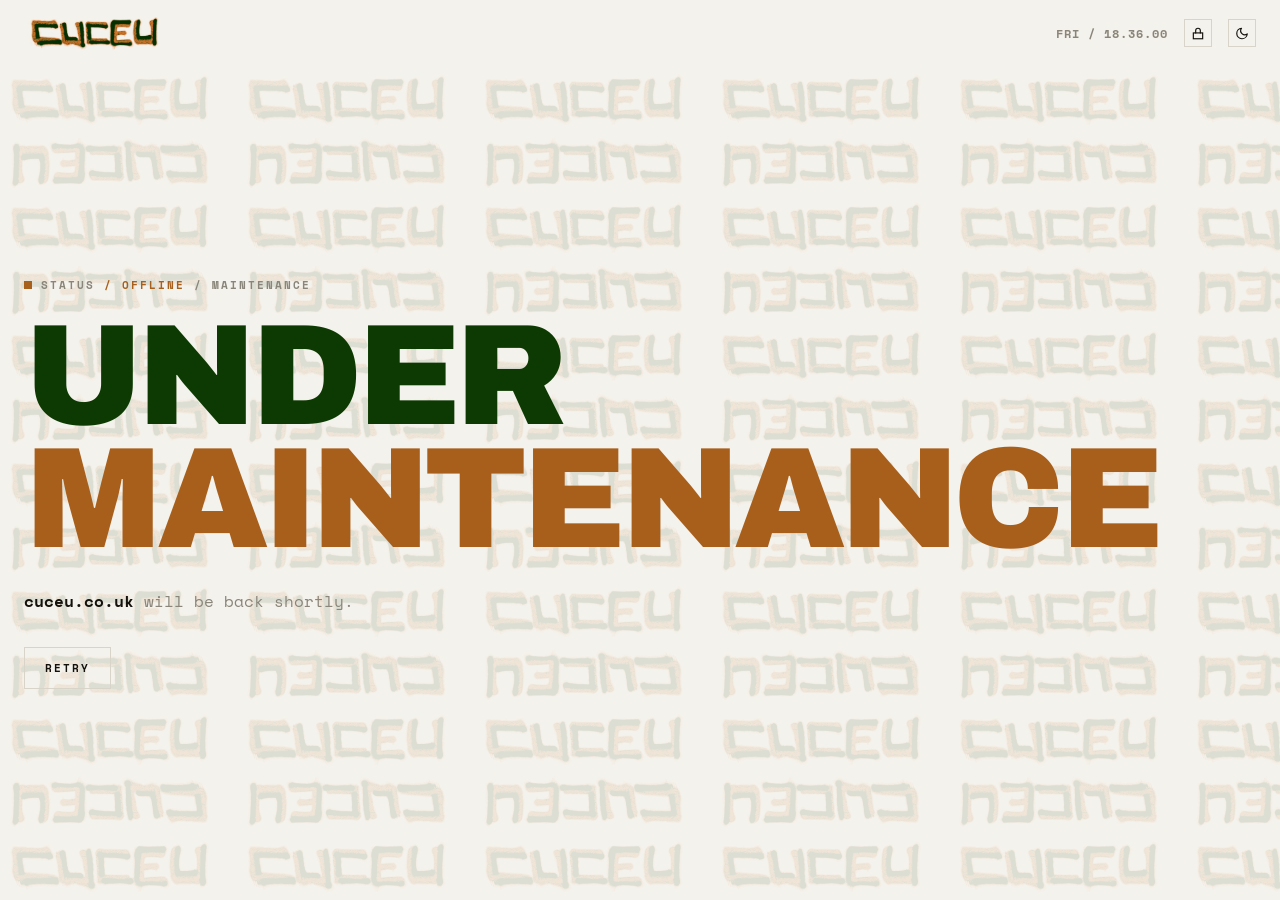
<file: index.html>
<!DOCTYPE html>
<html lang="en">
<head>
    <meta charset="UTF-8">
    <meta name="viewport" content="width=device-width, initial-scale=1.0">
    <script>
        /* ── OWNER GATE ──────────────────────────────────────
           GitHub Pages can't do real auth, so this is a doorman, not a lock:
           it keeps visitors here while the owner, once logged in on this
           browser, goes straight through to the real site (site.html).
           The salt + PBKDF2-SHA256 hash below are written by the password
           one-liner; an empty hash means no password has been set. */
        const OWNER = { salt: 'f7f81c34f74374a266518c4fcea5cff9', hash: '31b444c5039f322f235bb1112d61ca2b4fa9bf713f3325adc897958ca54631f4', iter: 250000 };
        const OWNER_KEY = 'cuceu-owner';
        (() => {
            const q = new URLSearchParams(location.search);
            if (q.has('logout')) {
                try { localStorage.removeItem(OWNER_KEY); } catch {}
                history.replaceState(null, '', '/');
                return;
            }
            let owner = false;
            try { owner = !!OWNER.hash && localStorage.getItem(OWNER_KEY) === OWNER.hash; } catch {}
            if (!owner) return;
            // Hide this page for the instant before the hop lands.
            document.documentElement.classList.add('owner-pass');
            // Already inside the router (td "← Home", bin close): just show home.
            if (window !== window.top) { location.replace('/home.html'); return; }
            location.replace('/site.html?path=' + encodeURIComponent(q.get('path') || '/'));
        })();
    </script>
    <title>cuceu — under maintenance</title>
    <meta name="description" content="CUCEU is under maintenance. Back shortly.">
    <meta name="robots" content="noindex">
    <meta property="og:title" content="CUCEU — Under Maintenance">
    <meta property="og:description" content="Reworking things behind the scenes. Back shortly.">
    <meta property="og:type" content="website">
    <meta property="og:url" content="https://cuceu.co.uk">
    <link rel="icon" href="data:image/svg+xml,<svg xmlns=%22http://www.w3.org/2000/svg%22 viewBox=%220 0 100 100%22><text y=%22.9em%22 font-size=%2285%22 font-weight=%22900%22 font-family=%22Helvetica, Arial, sans-serif%22>C</text></svg>">
    <link rel="preconnect" href="https://fonts.googleapis.com">
    <link rel="preconnect" href="https://fonts.gstatic.com" crossorigin>
    <link href="https://fonts.googleapis.com/css2?family=Archivo:wght@600;800;900&family=Space+Mono:wght@400;700&display=swap" rel="stylesheet">
    <style>
        :root {
            --bg:#000; --ink:#f2f0eb; --dim:#6b6b6b; --line:#262626; --acid:#ff4d00;
            --logo-green:#0d3a02; --logo-orange:#a85f1c;
            --mono:'Space Mono', ui-monospace, monospace;
            --disp:'Archivo', system-ui, sans-serif;
        }
        body:not(.dark-mode) { --bg:#f4f2ec; --ink:#14110d; --dim:#8a857a; --line:#d8d4ca; --acid:#f23c00; }

        * { box-sizing:border-box; margin:0; }
        [hidden] { display:none !important; }
        .owner-pass body { visibility:hidden; }
        html, body { height:100dvh; overflow:hidden; }
        body { background:var(--bg); color:var(--ink); font-family:var(--disp);
            display:flex; flex-direction:column;
            transition:background 0.4s ease, color 0.4s ease; }

        /* ── HEADER ──────────────────────────────────── */
        .head { flex-shrink:0; display:flex; align-items:center; justify-content:space-between;
            padding:14px 24px; z-index:30; background:var(--bg); }
        .brand { display:flex; align-items:center; user-select:none; }
        .brand img { height:38px; width:auto; -webkit-user-drag:none; }
        .head-right { display:flex; align-items:center; gap:16px; }
        #clock { font-family:var(--mono); font-size:12px; font-weight:700; letter-spacing:1px;
            color:var(--dim); white-space:nowrap; }
        .tog { width:28px; height:28px; border:1px solid var(--line); background:transparent;
            color:var(--ink); cursor:pointer; display:flex; align-items:center; justify-content:center;
            transition:background 0.2s, color 0.2s; }
        .tog:hover { background:var(--ink); color:var(--bg); }
        .tog svg { width:15px; height:15px; }
        .tog .icon-sun { display:none; }
        body.dark-mode .tog .icon-sun { display:block; }
        body.dark-mode .tog .icon-moon { display:none; }

        /* ── STAGE ───────────────────────────────────── */
        #main { flex:1; position:relative; min-height:0; overflow:hidden; }

        /* The copy scrolls in its own layer above the fixed wall, so cramped
           viewports (landscape phones) never clip the buttons.
           `margin:auto 0` centres it but collapses to 0 once it overflows. */
        #scroller { position:absolute; inset:0; z-index:2; overflow-y:auto;
            display:flex; flex-direction:column; }

        /* Graffiti wall, dropped right back so it reads as texture only */
        #wall { position:absolute; inset:0; display:flex; flex-direction:column;
            justify-content:center; gap:0.4vw; overflow:hidden;
            pointer-events:none; opacity:0.26; }
        body:not(.dark-mode) #wall { opacity:0.10; }
        .wall-row { display:flex; flex-wrap:nowrap; width:max-content; will-change:transform;
            animation:drift 90s linear infinite; }
        .wall-row:nth-child(even) { animation-direction:reverse; }
        .wall-row:nth-child(even) img { transform:rotate(180deg); }
        .wall-row img { height:clamp(3rem, 4.6vw, 6rem); width:auto; margin-right:1.4vw;
            flex-shrink:0; user-select:none; -webkit-user-drag:none; }
        @keyframes drift { from{transform:translateX(0)} to{transform:translateX(-50%)} }

        .panel { margin:auto 0; width:100%; padding:22px 24px; }

        .status { display:flex; align-items:center; gap:9px; margin-bottom:22px;
            font-family:var(--mono); font-size:11px; font-weight:700; letter-spacing:2px;
            text-transform:uppercase; color:var(--dim); }
        .status .dot { width:8px; height:8px; flex-shrink:0; background:var(--logo-orange);
            animation:blink 1.1s steps(2) infinite alternate; }
        .status .hot { color:var(--logo-orange); }
        @keyframes blink { from{opacity:1} to{opacity:0.3} }

        h1 { font-family:var(--disp); font-weight:900;
            font-size:clamp(34px, min(11.2vw, 22vh), 168px); line-height:0.86;
            letter-spacing:-0.04em; text-transform:uppercase;
            overflow-wrap:anywhere; }
        h1 .under { color:var(--logo-green); }
        h1 .maint { color:var(--logo-orange); }

        .blurb { margin-top:26px; max-width:44ch;
            font-family:var(--mono); font-size:16px; line-height:1.7; color:var(--dim); }
        .blurb b { color:var(--ink); font-weight:700; }

        .actions { margin-top:32px; display:flex; flex-wrap:wrap; gap:10px; }
        .btn { display:inline-flex; align-items:center; gap:9px;
            font-family:var(--mono); font-size:11px; font-weight:700; letter-spacing:2px;
            text-transform:uppercase; text-decoration:none; padding:12px 20px;
            background:var(--acid); color:#000; transition:filter 0.2s; }
        .btn:hover { filter:brightness(1.12); }
        .btn.ghost { background:transparent; color:var(--ink); border:1px solid var(--line);
            transition:background 0.2s, color 0.2s; }
        .btn.ghost:hover { background:var(--ink); color:var(--bg); filter:none; }
        .btn svg { width:14px; height:14px; }

        /* ── OWNER LOGIN ─────────────────────────────── */
        .login { margin-top:32px; max-width:440px; display:flex; flex-wrap:wrap; gap:10px; }
        .login-pass { flex:1 1 200px; min-width:0; padding:11px 14px; border:1px solid var(--line);
            border-radius:0; background:var(--bg); color:var(--ink);
            font-family:var(--mono); font-size:16px; letter-spacing:2px; /* 16px stops iOS zoom */
            transition:border-color 0.2s; }
        .login-pass::placeholder { color:var(--dim); font-size:11px; font-weight:700; letter-spacing:2px; }
        .login-pass:focus { outline:none; border-color:var(--ink); }
        .login .btn { border:0; cursor:pointer; }
        .login .btn:disabled { opacity:0.5; cursor:wait; }
        .login-msg { flex-basis:100%; min-height:1.4em; font-family:var(--mono); font-size:11px;
            font-weight:700; letter-spacing:2px; text-transform:uppercase; color:var(--dim); }
        .login-msg.bad { color:var(--acid); }
        .vh { position:absolute; width:1px; height:1px; overflow:hidden;
            clip-path:inset(50%); white-space:nowrap; }

        @media (max-width:680px) {
            .head { padding:11px 14px; }
            .brand img { height:30px; }
            .panel { padding:22px 14px; }
            .status { font-size:9px; letter-spacing:1.2px; gap:7px; margin-bottom:18px; }
            .status .dot { width:6px; height:6px; }
            .blurb { margin-top:20px; font-size:14px; }
            .actions, .login { margin-top:26px; }
            .btn { flex:1 1 100%; justify-content:center; }
            #wall img { height:2.3rem; margin-right:3.5vw; }
        }

        /* Landscape phones / short windows — tighten the whole stack. */
        @media (max-height:560px) {
            h1 { font-size:clamp(30px, min(9vw, 15vh), 92px); }
            .panel { padding-top:12px; padding-bottom:12px; }
            .status { margin-bottom:10px; }
            .blurb { margin-top:10px; line-height:1.6; }
            .actions, .login { margin-top:12px; }
            .btn { padding:10px 18px; }
        }

        @media (prefers-reduced-motion:reduce) {
            .wall-row, .status .dot { animation:none; }
        }
    </style>
</head>
<body>
<script>
    // Applied before paint so the page never flashes the wrong theme.
    // Same contract as CuceuTheme in shared.js: localStorage 'cuceu-theme', else system.
    (() => {
        const saved = localStorage.getItem('cuceu-theme');
        const dark = saved === 'dark' ? true
                   : saved === 'light' ? false
                   : window.matchMedia?.('(prefers-color-scheme: dark)').matches ?? true;
        document.body.classList.toggle('dark-mode', dark);
    })();
</script>

    <header class="head">
        <span class="brand"><img src="cuceugrta.png" alt="CUCEU"></span>
        <div class="head-right">
            <span id="clock">SAT / 00.00.00</span>
            <button class="tog" id="login-toggle" aria-label="Owner login" aria-expanded="false" aria-controls="login">
                <svg xmlns="http://www.w3.org/2000/svg" viewBox="0 0 24 24" fill="none" stroke="currentColor" stroke-width="2" stroke-linecap="square" stroke-linejoin="miter"><rect x="4" y="11" width="16" height="10"></rect><path d="M8 11V7a4 4 0 0 1 8 0v4"></path></svg>
            </button>
            <button class="tog" id="theme-toggle" aria-label="Toggle theme">
                <svg class="icon-sun" xmlns="http://www.w3.org/2000/svg" viewBox="0 0 24 24" fill="none" stroke="currentColor" stroke-width="2" stroke-linecap="round" stroke-linejoin="round"><circle cx="12" cy="12" r="5"></circle><line x1="12" y1="1" x2="12" y2="3"></line><line x1="12" y1="21" x2="12" y2="23"></line><line x1="4.22" y1="4.22" x2="5.64" y2="5.64"></line><line x1="18.36" y1="18.36" x2="19.78" y2="19.78"></line><line x1="1" y1="12" x2="3" y2="12"></line><line x1="21" y1="12" x2="23" y2="12"></line><line x1="4.22" y1="19.78" x2="5.64" y2="18.36"></line><line x1="18.36" y1="5.64" x2="19.78" y2="4.22"></line></svg>
                <svg class="icon-moon" xmlns="http://www.w3.org/2000/svg" viewBox="0 0 24 24" fill="none" stroke="currentColor" stroke-width="2" stroke-linecap="round" stroke-linejoin="round"><path d="M21 12.79A9 9 0 1 1 11.21 3 7 7 0 0 0 21 12.79z"></path></svg>
            </button>
        </div>
    </header>

    <main id="main">
        <div id="wall" aria-hidden="true"></div>

        <div id="scroller">
        <div class="panel">
            <p class="status"><span class="dot"></span> Status <span class="hot">/ Offline</span> / Maintenance</p>

            <h1><span class="under">Under</span><br><span class="maint">Maintenance</span></h1>

            <p class="blurb"><b>cuceu.co.uk</b> will be back shortly.</p>

            <div class="actions">
                <button class="btn ghost" id="retry">Retry</button>
            </div>

            <form class="login" id="login" hidden>
                <!-- Lets password managers file the login under a name. -->
                <input class="vh" type="text" name="username" autocomplete="username" value="cuceu" tabindex="-1" aria-hidden="true">
                <label class="vh" for="login-pass">Password</label>
                <input class="login-pass" id="login-pass" type="password" name="password"
                       autocomplete="current-password" placeholder="PASSWORD" required>
                <button class="btn" type="submit">Enter</button>
                <p class="login-msg" id="login-msg" role="status" aria-live="polite"></p>
            </form>
        </div>
        </div>
    </main>

<script>
    'use strict';

    /* ── THEME TOGGLE ─────────────────────────────────── */
    document.getElementById('theme-toggle').addEventListener('click', () => {
        const nowDark = !document.body.classList.contains('dark-mode');
        document.body.classList.toggle('dark-mode', nowDark);
        localStorage.setItem('cuceu-theme', nowDark ? 'dark' : 'light');
    });

    /* ── RAW CLOCK (matches CuceuClock's site-wide format) ── */
    const DAYS = ['SUN', 'MON', 'TUE', 'WED', 'THU', 'FRI', 'SAT'];
    const clockEl = document.getElementById('clock');
    const pad = n => String(n).padStart(2, '0');
    const tick = () => {
        const d = new Date();
        const time = `${pad(d.getHours())}.${pad(d.getMinutes())}.${pad(d.getSeconds())}`;
        clockEl.textContent = window.innerWidth < 680 ? time : `${DAYS[d.getDay()]} / ${time}`;
    };
    tick();
    setInterval(tick, 1000);

    /* ── GRAFFITI WALL ────────────────────────────────── */
    // Measure one row, then append until the stage is overfilled (same trick as home).
    const wall = document.getElementById('wall');
    const PER_ROW = 14; // duplicated below, so -50% drift loops seamlessly
    const buildRow = () => {
        const row = document.createElement('div');
        row.className = 'wall-row';
        row.innerHTML = `<img src="cuceugrta.png" alt="">`.repeat(PER_ROW * 2);
        return row;
    };
    const fillWall = () => {
        wall.innerHTML = '';
        const probe = buildRow();
        wall.appendChild(probe);
        const rowH = probe.getBoundingClientRect().height || 60;
        const need = Math.max(3, Math.ceil((wall.clientHeight * 1.15) / rowH));
        for (let i = 1; i < need; i++) wall.appendChild(buildRow());
    };
    fillWall();
    addEventListener('resize', () => { fillWall(); tick(); });

    /* ── RETRY ────────────────────────────────────────── */
    document.getElementById('retry').addEventListener('click', () => location.reload());

    /* ── OWNER LOGIN ──────────────────────────────────── */
    const loginToggle = document.getElementById('login-toggle');
    const loginForm = document.getElementById('login');
    const passEl = document.getElementById('login-pass');
    const msgEl = document.getElementById('login-msg');
    const enterBtn = loginForm.querySelector('button[type="submit"]');
    const actionsEl = document.querySelector('.actions');

    const say = (text, bad = false) => {
        msgEl.textContent = text;
        msgEl.classList.toggle('bad', bad);
    };

    const setLoginOpen = open => {
        loginForm.hidden = !open;
        actionsEl.hidden = open;
        loginToggle.setAttribute('aria-expanded', String(open));
        if (open) { passEl.focus(); } else { passEl.value = ''; say(''); }
    };
    loginToggle.addEventListener('click', () => setLoginOpen(loginForm.hidden));
    addEventListener('keydown', e => {
        if (e.key === 'Escape' && !loginForm.hidden) setLoginOpen(false);
    });

    // PBKDF2-SHA256 with the same salt + iterations the password one-liner used.
    const derive = async pass => {
        const raw = await crypto.subtle.importKey('raw', new TextEncoder().encode(pass), 'PBKDF2', false, ['deriveBits']);
        const salt = Uint8Array.from(OWNER.salt.match(/../g), h => parseInt(h, 16));
        const bits = await crypto.subtle.deriveBits(
            { name: 'PBKDF2', hash: 'SHA-256', salt, iterations: OWNER.iter }, raw, 256);
        return [...new Uint8Array(bits)].map(b => b.toString(16).padStart(2, '0')).join('');
    };

    loginForm.addEventListener('submit', async e => {
        e.preventDefault();
        if (!OWNER.hash) return say('No password set yet', true);
        if (!window.crypto?.subtle) return say('Login needs https', true);

        enterBtn.disabled = true;
        say('Checking…');
        const ok = (await derive(passEl.value)) === OWNER.hash;
        enterBtn.disabled = false;
        if (!ok) {
            say('Wrong password', true);
            passEl.select();
            return;
        }
        try { localStorage.setItem(OWNER_KEY, OWNER.hash); }
        catch { return say('Browser storage is blocked', true); }

        say('Access granted');
        const path = new URLSearchParams(location.search).get('path') || '/';
        location.replace('/site.html?path=' + encodeURIComponent(path));
    });
</script>
</body>
</html>
</file>
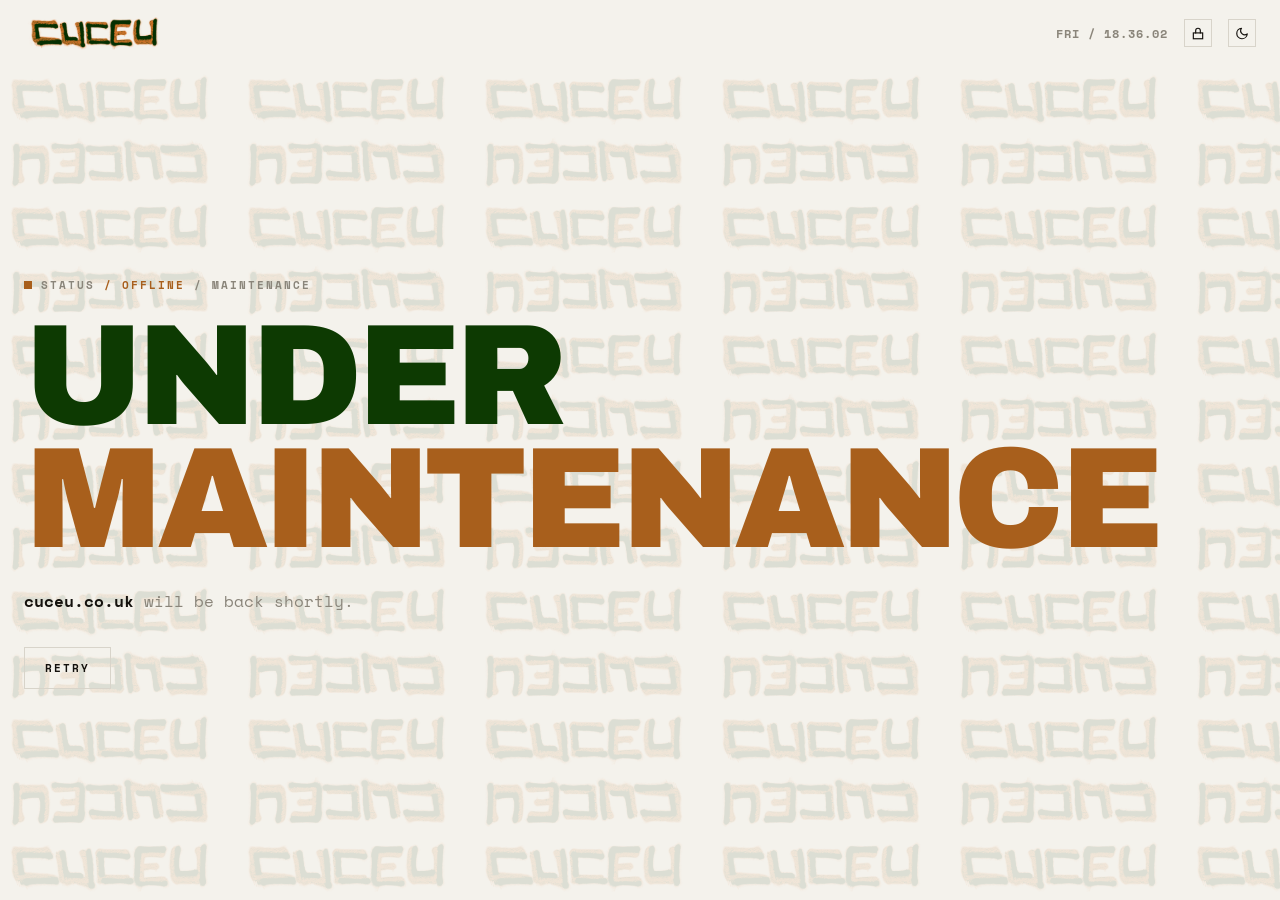
<file: bin/index.html>
<!DOCTYPE html>
<html lang="en">
<head>
    <meta charset="UTF-8">
    <meta name="viewport" content="width=device-width, initial-scale=1.0">
    <title>Trash</title>
    <link rel="preconnect" href="https://fonts.googleapis.com">
    <link rel="preconnect" href="https://fonts.gstatic.com" crossorigin>
    <link href="https://fonts.googleapis.com/css2?family=Archivo:wght@600;800;900&family=Space+Mono:wght@400;700&display=swap" rel="stylesheet">
    <style>
        :root {
            --bg:#000; --ink:#f2f0eb; --dim:#6b6b6b; --line:#262626; --acid:#ff4d00;
            --ease-snappy:cubic-bezier(.5,0,.1,1); --ease-spring:cubic-bezier(.34,1.56,.64,1);
            --mono:'Space Mono', ui-monospace, monospace; --disp:'Archivo', system-ui, sans-serif;
        }
        body:not(.dark-mode){ --bg:#f4f2ec; --ink:#14110d; --dim:#8a857a; --line:#d8d4ca; --acid:#f23c00; }
        body, html {
            margin: 0; padding: 0; height: 100%; overflow: hidden;
        }

        /* The container that holds everything */
        #app-container {
            width: 100vw; height: 100dvh;
            display: flex; flex-direction: column;
            background-color: var(--bg); color: var(--ink); font-family: var(--disp);
            transform-origin: 70% 100%;
            transition: all 0.6s var(--ease-snappy);
            transform: scale(1) translateY(0);
            opacity: 1;
            border-radius: 0;
        }

        /* The Genie State (used for both opening and closing) */
        .genie-state {
            transform: scale(0.05) translateY(50vh) !important;
            opacity: 0 !important;
            border-radius: 100px !important;
        }

        /* Aero glass app window bar */
        .mac-titlebar {
            height: 42px; background: var(--bg);
            display: flex; align-items: center; gap: 12px; padding: 0 14px;
            border-bottom: 1px solid var(--line);
            position: relative; z-index: 9999;
        }

        /* The close orb — recognizable red, with an Aero specular dot */
        .close-btn {
            width: 24px; height: 24px; border: 1px solid var(--line);
            background: transparent; color: var(--ink); cursor: pointer; padding: 0;
            display: flex; align-items: center; justify-content: center;
            font-family: var(--mono); font-size: 12px; z-index: 99999;
            transition: background 0.2s, color 0.2s, border-color 0.2s;
        }
        .close-btn::before { content: '\2715'; }
        .close-btn:hover { background: var(--acid); color: #000; border-color: var(--acid); }

        .window-title {
            flex-grow: 1; text-align: center; margin-left: -36px; pointer-events: none;
            font-family: var(--mono); font-weight: 700; font-size: 12px;
            letter-spacing: 3px; text-transform: uppercase; color: var(--ink);
        }

        /* Camera wrapper — glass vignette frame around the feed */
        .app-content {
            flex: 1; min-height: 0; width: 100%; position: relative;
            display: flex; justify-content: center; align-items: center;
            z-index: 1;
            background: #000;
        }
        .app-content::after {
            content: ''; position: absolute; inset: 0; pointer-events: none;
            box-shadow: inset 0 0 80px rgba(0,0,0,0.55), inset 0 1px 0 rgba(255,255,255,0.12);
        }

        /* The video feed */
        video {
            width: 100%; height: 100%; object-fit: cover;
            transform: scaleX(-1);
        }

        /* Message if they deny camera access */
        #error-msg {
            display: none; text-align: center; font-size: 1.2rem;
            color: var(--ink); font-family: var(--mono);
            position: absolute; z-index: 5; max-width: 80%;
        }
    </style>
</head>
<body>

    <div id="app-container" class="genie-state">

        <div class="mac-titlebar">
            <button id="close-btn" class="close-btn" title="Close App" aria-label="Close App"></button>
            <div class="window-title">Trash</div>
        </div>

        <div class="app-content">
            <video id="camera-feed" autoplay playsinline muted></video>

            <div id="error-msg">
                Oops! To see the trash, you need to allow camera access. 📷🗑️
            </div>
        </div>

    </div>

    <script src="../shared.js"></script>
    <script>
        // Redirect to wrapper if loaded directly
        if (window === window.parent) {
            window.location.replace('/?path=' + window.location.pathname);
        }

        const video = document.getElementById('camera-feed');
        const errorMsg = document.getElementById('error-msg');

        // Store stream to stop it on exit
        let currentStream = null;

        // --- THE GENIE ENTRANCE ANIMATION ---
        document.addEventListener("DOMContentLoaded", () => {
            CuceuTheme.apply();
            // A tiny delay gives the browser time to draw the tiny window first,
            // then we remove the class so it animates up to full size!
            setTimeout(() => {
                document.getElementById('app-container').classList.remove('genie-state');
            }, 50);
        });

        // --- THE GENIE EXIT ANIMATION ---
        function closeApp() {
            // Add the class back so it sucks down into the dock
            document.getElementById('app-container').classList.add('genie-state');

            // Stop camera to release the light indicator
            if (currentStream) {
                currentStream.getTracks().forEach(track => track.stop());
            }

            setTimeout(() => {
                window.location.href = '/';
            }, 550);
        }
        document.getElementById('close-btn').addEventListener('click', closeApp);

        // Request front camera
        navigator.mediaDevices.getUserMedia({ video: { facingMode: "user" } })
            .then(stream => {
                currentStream = stream;
                video.srcObject = stream;
                video.play().catch(err => console.error("Video play error:", err));
            })
            .catch(err => {
                console.error("Camera access denied or failed:", err);
                errorMsg.style.display = 'block';
            });
    </script>
</body>
</html>
</file>
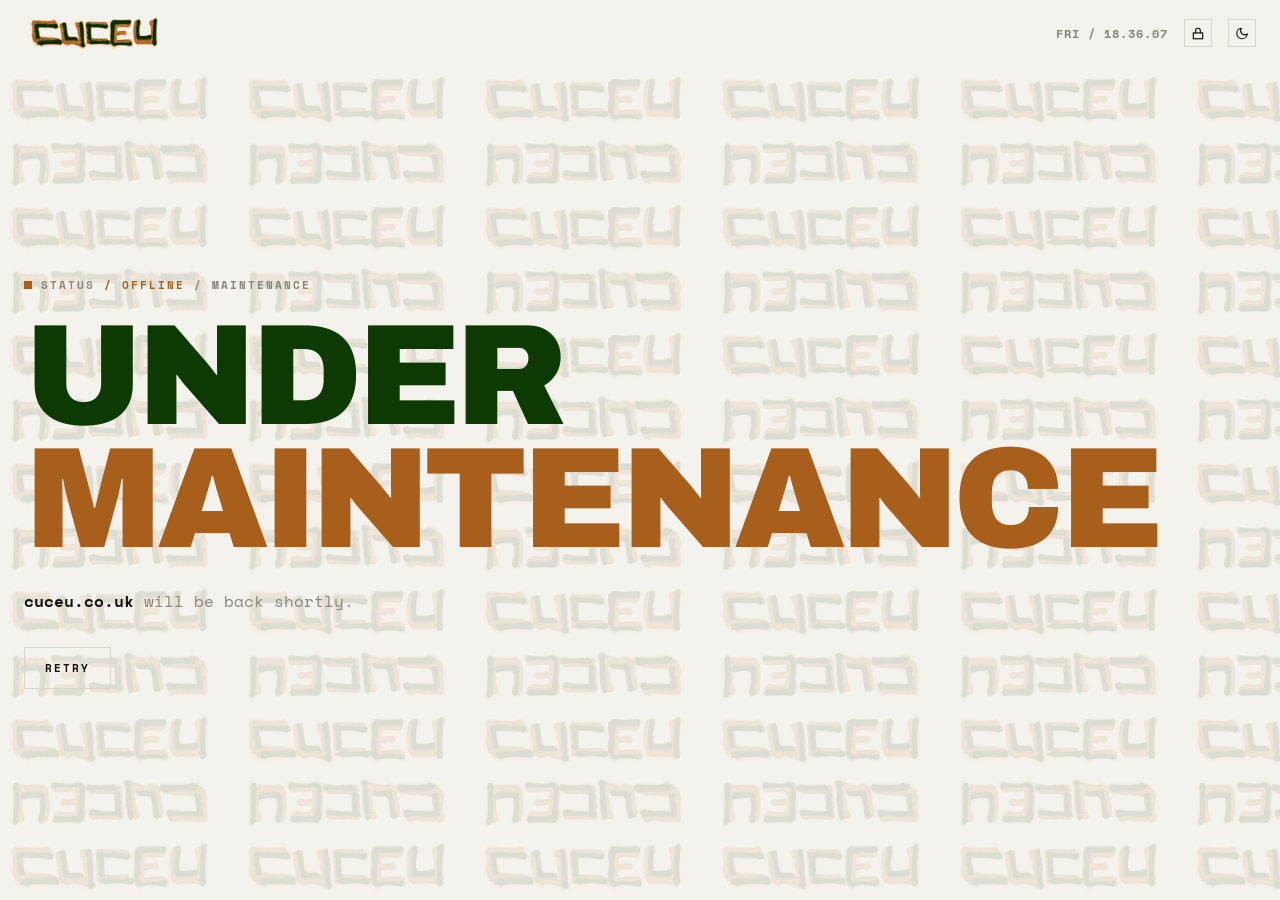
<file: td/index.html>
<!DOCTYPE html>
<html lang="en">
<head>
    <meta charset="UTF-8">
    <meta name="viewport" content="width=device-width, initial-scale=1.0">
    <title>cuceu.td</title>
    <meta name="description" content="cuceu.td — TouchDesigner projects and visual experiments.">
    <link rel="icon" href="data:image/svg+xml,<svg viewBox=%220 0 100 100%22 xmlns=%22http://www.w3.org/2000/svg%22><rect x=%220%22 y=%220%22 width=%22100%22 height=%22100%22 fill=%22%23919c7d%22/><path d=%22M 50 0 L 50 100 M 0 50 L 100 50%22 stroke=%22%23111%22 stroke-width=%225%22/><path d=%22M 20 20 L 50 50 M 80 20 L 50 50 M 20 80 L 50 50 M 80 80 L 50 50%22 stroke=%22%23111%22 stroke-width=%225%22/><rect x=%2212%22 y=%2212%22 width=%2220%22 height=%2220%22 fill=%22%23111%22 /><rect x=%2268%22 y=%2212%22 width=%2220%22 height=%2220%22 fill=%22%23111%22 /><rect x=%2212%22 y=%2268%22 width=%2220%22 height=%2220%22 fill=%22%23111%22 /><rect x=%2268%22 y=%2268%22 width=%2220%22 height=%2220%22 fill=%22%23111%22 /><circle cx=%2250%22 cy=%2250%22 r=%2223%22 fill=%22%23ffffff%22 stroke=%22%23111%22 stroke-width=%225%22 /><rect x=%2243%22 y=%2243%22 width=%2214%22 height=%2214%22 fill=%22%23111%22 /></svg>">
    <link rel="preconnect" href="https://fonts.googleapis.com">
    <link rel="preconnect" href="https://fonts.gstatic.com" crossorigin>
    <link href="https://fonts.googleapis.com/css2?family=Archivo:wght@600;800;900&family=Space+Mono:wght@400;700&display=swap" rel="stylesheet">
    <style>
        :root {
            --bg:#000; --ink:#f2f0eb; --dim:#6b6b6b; --line:#262626; --acid:#ff4d00;
            --ease-smooth:cubic-bezier(.25,1,.5,1); --ease-snappy:cubic-bezier(.5,0,.1,1);
            --mono:'Space Mono', ui-monospace, monospace; --disp:'Archivo', system-ui, sans-serif;
        }
        body:not(.dark-mode){ --bg:#f4f2ec; --ink:#14110d; --dim:#8a857a; --line:#d8d4ca; --acid:#f23c00; }
        body { background:var(--bg); color:var(--ink); font-family:var(--disp); margin:0; transition:background .4s ease, color .4s ease; }
        .cuceu-nav { display:flex; align-items:center; justify-content:space-between; padding:13px 24px; border-bottom:1px solid var(--line); flex-shrink:0; }
        .cuceu-nav .back-pill { font-family:var(--mono); font-size:11px; font-weight:700; letter-spacing:1px; text-transform:uppercase; border:1px solid var(--ink); padding:7px 13px; color:var(--ink); text-decoration:none; }
        .cuceu-nav .back-pill:hover { background:var(--ink); color:var(--bg); }
        .nav-right { display:flex; align-items:center; gap:16px; }
        .cuceu-clock { font-family:var(--mono); font-size:12px; font-weight:700; letter-spacing:1px; color:var(--dim); white-space:nowrap; }
        .theme-toggle { width:28px; height:28px; border:1px solid var(--line); background:transparent; color:var(--ink); cursor:pointer; display:flex; align-items:center; justify-content:center; }
        .theme-toggle:hover { background:var(--ink); color:var(--bg); }
        .theme-toggle .icon-sun { display:none; }
        body.dark-mode .theme-toggle .icon-sun { display:block; }
        body.dark-mode .theme-toggle .icon-moon { display:none; }
        * { box-sizing: border-box; user-select: none; }

        body, html {
            width: 100%; height: 100%;
            overflow: hidden;
        }

        /* ── PAGE TRANSITION ─────────────────────────────── */
        #page-transition-overlay {
            position: fixed; inset: 0; background: var(--bg);
            z-index: 99999; pointer-events: none; opacity: 1;
            transition: opacity 0.4s var(--ease-smooth);
        }
        #page-transition-overlay.loaded { opacity: 0; }

        /* ── GENIE CONTAINER ─────────────────────────────── */
        #app-container {
            width: 100vw; height: 100vh;
            display: flex; flex-direction: column;
            background-color: transparent;
            transform-origin: 40% 100%;
            transition: all 0.6s var(--ease-snappy);
            transform: scale(1) translateY(0);
            opacity: 1; border-radius: 0;
            position: relative; overflow: hidden;
        }
        .genie-state {
            transform: scale(0.05) translateY(50vh) !important;
            opacity: 0 !important; border-radius: 100px !important;
        }

        /* ── BRAND HEADER ────────────────────────────────── */
        .brand-header {
            background: transparent; padding: 24px 20px 18px;
            display: flex; flex-direction: column; align-items: center;
            position: relative; flex-shrink: 0;
            margin-top: 20px;
        }

        body.dark-mode .cuceu-header-img { filter: none; }

        /* Logo group: PNG + .td text */
        .logo-group {
            display: flex; align-items: flex-end;
            justify-content: center; margin-top: 8px;
        }

        /* cuceugrta.png replaces the old <h1>CUCEU</h1> */
        .cuceu-header-img {
            height: clamp(3.8rem, 11vw, 9.5rem);
            width: auto; display: block;
            user-select: none; -webkit-user-drag: none;
        }

        /* .td text pulled close to the PNG */
        .td-text {
            font-family: var(--mono); font-weight: 700;
            font-size: clamp(1.1rem, 2.6vw, 2rem);
            color: var(--ink); letter-spacing: 0;
            margin-left: 4px; margin-bottom: 8px;
        }

        /* ── TOUCHDESIGNER WINDOW ────────────────────────── */
        /* Aero glass shell around the (intentionally un-Aero) TD UI */
        .td-window {
            flex-grow: 1; margin: 0 28px 28px;
            border-radius: 16px; background: #1a1a1a; color: #d0d0d0;
            display: flex; flex-direction: column; overflow: hidden;
            border: 1px solid #3d3d3d;
            position: relative;
        }
        .top-bar {
            background: #2b2b2b; height: 28px;
            display: flex; align-items: center; padding: 0 15px;
            font-size: 12px; border-bottom: 1px solid #111; z-index: 20;
        }
        .menu-items span { margin-right: 15px; cursor: pointer; }
        .menu-items span:hover { color: #fff; }
        .path-bar {
            background: #333; height: 30px;
            display: flex; align-items: center; padding: 0 15px;
            font-size: 12px; border-bottom: 1px solid #111; color: #aaa; z-index: 20;
        }

        /* Grid editor */
        .network-editor {
            flex-grow: 1; position: relative; background: #222;
            background-image:
                linear-gradient(rgba(255,255,255,0.04) 1px, transparent 1px),
                linear-gradient(90deg, rgba(255,255,255,0.04) 1px, transparent 1px);
            background-size: 40px 40px; cursor: crosshair;
            overflow: hidden; touch-action: none;
            animation: gridDrift 60s linear infinite;
        }
        @keyframes gridDrift {
            0% { background-position: 0 0; }
            100% { background-position: -40px -40px; }
        }
        #network-canvas { position: absolute; top:0; left:0; width:0; height:0; transform-origin: 0 0; }
        #wire-layer { position: absolute; top:0; left:0; width:2000px; height:2000px; pointer-events: none; z-index:1; overflow:visible; }

        /* Nav controls */
        .nav-controls {
            position: absolute; bottom: 20px; right: 20px;
            display: flex; flex-direction: column; gap: 5px;
            background: rgba(20,20,20,0.8); backdrop-filter: blur(5px);
            padding: 10px; border-radius: 8px; border: 1px solid #333;
            z-index: 100; box-shadow: 0 10px 20px rgba(0,0,0,0.5);
        }
        .nav-row { display: flex; justify-content: center; gap: 5px; }
        .nav-btn {
            width: 32px; height: 32px; background: #333; color: #aaa;
            border: 1px solid #444; border-radius: 4px;
            cursor: pointer; font-size: 14px; font-weight: bold;
            display: flex; align-items: center; justify-content: center;
            transition: all 0.1s;
        }
        .nav-btn:hover { background: #555; color: #fff; }
        .nav-btn:active { background: #111; transform: scale(0.95); }
        .nav-divider { width: 100%; height: 1px; background: #444; margin: 4px 0; }

        /* Nodes */
        .td-node {
            position: absolute; background: #1e1e1e; border: 1px solid #000;
            border-radius: 2px; box-shadow: 2px 2px 6px rgba(0,0,0,0.4);
            cursor: pointer; z-index: 5;
        }
        .td-node:hover { border-color: #999; }
        .td-node:active { transform: scale(0.98); }

        #project-node  { width: 270px; left: calc(50vw - 280px); top: calc(50vh - 220px); }
        #download-node { width: 140px; left: calc(50vw + 70px);  top: calc(50vh - 120px); }
        #project-node-2  { width: 270px; left: calc(50vw - 150px); top: calc(50vh + 60px); }
        #download-node-2 { width: 140px; left: calc(50vw + 200px); top: calc(50vh + 140px); }

        .node-header-top  { background: #7b4b8a; color: #fff; padding: 3px 6px; font-size: 11px; font-weight: 600; display: flex; justify-content: space-between; overflow: hidden; white-space: nowrap; }
        .node-header-comp { background: #555;     color: #fff; padding: 3px 6px; font-size: 10px; font-weight: 600; display: flex; justify-content: space-between; overflow: hidden; white-space: nowrap; }

        .node-fullname-tooltip {
            position: absolute; top: -30px; left: 50%; transform: translateX(-50%);
            background: rgba(0,0,0,0.85); color: #fff; border: 1px solid #444;
            padding: 6px 10px; border-radius: 4px; font-size: 11px; font-weight: bold;
            white-space: nowrap; opacity: 0; pointer-events: none;
            transition: opacity 0.2s ease, transform 0.2s ease; z-index: 100;
            box-shadow: 0 4px 10px rgba(0,0,0,0.5);
        }
        .td-node:hover .node-fullname-tooltip { opacity: 1; transform: translateX(-50%) translateY(-5px); }

        .node-viewer { background: #000; background-size: cover; background-position: center; position: relative; overflow: hidden; }
        #project-node  .node-viewer, #project-node-2  .node-viewer { height: 135px; }
        #download-node .node-viewer, #download-node-2 .node-viewer { height: 70px; }

        .play-overlay, .dl-overlay {
            position: absolute; inset: 0; background: rgba(0,0,0,0.4);
            display: flex; align-items: center; justify-content: center;
            color: #fff; text-shadow: 0 2px 8px rgba(0,0,0,0.8);
            transition: background 0.2s;
        }
        .dl-overlay { flex-direction: column; gap: 0; }
        .td-node:hover .play-overlay, .td-node:hover .dl-overlay { background: rgba(0,0,0,0.1); }
        .play-overlay span { font-size: 24px; }
        .dl-overlay span:first-child { font-size: 20px; }
        .dl-overlay span:last-child  { font-size: 14px; font-weight: 900; letter-spacing: 1px; }

        .node-footer { padding: 4px; font-size: 10px; color: #888; background: #2a2a2a; text-align: center; line-height: 1.3; }
        .format-text { color: #555; font-size: 9px; }

        .plug { position: absolute; width: 8px; height: 4px; background: #888; }
        .plug-out { top: 50%; right: -8px; transform: translateY(-50%); border-radius: 0 2px 2px 0; }
        .plug-in  { top: 50%; left: -8px;  transform: translateY(-50%); border-radius: 2px 0 0 2px; }

        .timeline {
            height: 35px; background: #2b2b2b; border-top: 1px solid #111;
            display: flex; align-items: center; padding: 0 15px;
            font-size: 11px; font-family: monospace; color: #888; z-index: 20;
        }
        .timeline span { margin-right: 20px; }
        .play-btn { color: #d0d0d0; font-size: 16px; cursor: pointer; }

        /* Video modal */
        .video-modal {
            position: fixed; inset: 0; background: rgba(0,0,0,0.95);
            display: flex; align-items: center; justify-content: center;
            z-index: 1000; opacity: 0; pointer-events: none; transition: opacity 0.3s;
        }
        .video-modal.active { opacity: 1; pointer-events: auto; }
        .video-container { position: relative; height: 92vh; aspect-ratio: 9/16; width: auto; max-width: 95vw; }
        .close-hint { position: absolute; top: -30px; width: 100%; text-align: center; color: #aaa; font-size: 12px; text-transform: uppercase; letter-spacing: 1px; }
        a { text-decoration: none; color: inherit; }

        /* ── MOBILE ──────────────────────────────────────── */
        @media (max-width: 768px) {
            #app-container { height: 100dvh; }
            .brand-header { margin-top: 8px; padding: 14px 16px 10px; }
            .cuceu-header-img { height: clamp(3rem, 10vw, 5rem); }
            .td-text { font-size: clamp(1.2rem, 4vw, 2.5rem); margin-left: -12px; }
            .td-window { margin: 0 10px 10px; }
            /* Editor-relative layout: both projects fit on a phone, no panning needed */
            #project-node    { left: 12px;  top: 20px;  width: 205px; }
            #download-node   { left: 234px; top: 66px;  width: 116px; }
            #project-node-2  { left: 12px;  top: 232px; width: 205px; }
            #download-node-2 { left: 234px; top: 278px; width: 116px; }
            #project-node .node-viewer, #project-node-2 .node-viewer { height: 105px; }
            #download-node .node-viewer, #download-node-2 .node-viewer { height: 64px; }
            /* The pan/zoom pad covered a node on small screens — drop it (touch-drag still pans) */
            .nav-controls { display: none; }
        }
    </style>
</head>
<body>

    <div id="page-transition-overlay"></div>

    <div id="app-container" class="genie-state">
        <div class="cuceu-nav a-drop" style="--d:.5s">
            <div class="nav-left">
                <a href="/" class="back-pill internal-link">← Home</a>
            </div>
            <div class="nav-right">
                <span class="cuceu-clock cuceu-clock-text">MONDAY | 12:00 AM</span>
                <button class="theme-toggle" id="theme-toggle-btn" aria-label="Toggle Theme">
                    <svg class="icon-sun" xmlns="http://www.w3.org/2000/svg" width="18" height="18" viewBox="0 0 24 24" fill="none" stroke="currentColor" stroke-width="2" stroke-linecap="round" stroke-linejoin="round"><circle cx="12" cy="12" r="5"></circle><line x1="12" y1="1" x2="12" y2="3"></line><line x1="12" y1="21" x2="12" y2="23"></line><line x1="4.22" y1="4.22" x2="5.64" y2="5.64"></line><line x1="18.36" y1="18.36" x2="19.78" y2="19.78"></line><line x1="1" y1="12" x2="3" y2="12"></line><line x1="21" y1="12" x2="23" y2="12"></line><line x1="4.22" y1="19.78" x2="5.64" y2="18.36"></line><line x1="18.36" y1="5.64" x2="19.78" y2="4.22"></line></svg>
                    <svg class="icon-moon" xmlns="http://www.w3.org/2000/svg" width="18" height="18" viewBox="0 0 24 24" fill="none" stroke="currentColor" stroke-width="2" stroke-linecap="round" stroke-linejoin="round"><path d="M21 12.79A9 9 0 1 1 11.21 3 7 7 0 0 0 21 12.79z"></path></svg>
                </button>
            </div>
        </div>

        <div class="brand-header">

            <div class="logo-group a-rise">
                <!-- cuceugrta.png replaces the old plain text heading -->
                <img src="cuceugrta.png" alt="CUCEU" class="cuceu-header-img">
                <span class="td-text">.td</span>
            </div>
        </div>

        <div class="td-window a-rise" style="--d:.2s">
            <div class="top-bar">
                <div class="menu-items">
                    <span>File</span><span>Edit</span><span>Dialogs</span><span>View</span><span>Window</span><span>Help</span>
                </div>
            </div>
            <div class="path-bar">CUCEU/Projects/TouchDesigner</div>

            <div class="network-editor" id="network-editor">

                <div class="nav-controls" onmousedown="event.stopPropagation();" ontouchstart="event.stopPropagation();">
                    <div class="nav-row"><button class="nav-btn" onclick="panView(0,50)">▲</button></div>
                    <div class="nav-row">
                        <button class="nav-btn" onclick="panView(50,0)">◀</button>
                        <button class="nav-btn" onclick="panView(0,-50)">▼</button>
                        <button class="nav-btn" onclick="panView(-50,0)">▶</button>
                    </div>
                    <div class="nav-divider"></div>
                    <div class="nav-row">
                        <button class="nav-btn" onclick="zoomView(0.1)">+</button>
                        <button class="nav-btn" onclick="zoomView(-0.1)">-</button>
                    </div>
                </div>

                <div id="network-canvas">
                    <svg id="wire-layer">
                        <path id="wire-path-1" stroke="#a0a0a0" stroke-width="2" fill="none" opacity="0.6"/>
                        <path id="wire-path-2" stroke="#a0a0a0" stroke-width="2" fill="none" opacity="0.6"/>
                    </svg>

                    <!-- Project 1 -->
                    <div class="td-node video-node" id="project-node" data-video-src="https://player.vimeo.com/video/1192984118?title=0&byline=0&portrait=0&autoplay=1">
                        <div class="node-fullname-tooltip">Sully - Model Collapse Visualiser</div>
                        <div class="node-header-top"><span style="text-overflow:ellipsis;overflow:hidden">Sully-Model Collapse...</span><span>✖</span></div>
                        <div class="node-viewer" style="background-image:url('sullyjpeg.jpg')">
                            <div class="play-overlay"><span>▶</span></div>
                        </div>
                        <div class="node-footer">1080 x 1920<br><span class="format-text">MOV / H.264</span></div>
                        <div class="plug plug-out" id="plug-out-1"></div>
                    </div>

                    <a href="Sully -Model Collapse Visualiser.toe" download>
                        <div class="td-node" id="download-node">
                            <div class="node-fullname-tooltip">Sully - Model Collapse Visualiser.toe</div>
                            <div class="node-header-comp"><span style="text-overflow:ellipsis;overflow:hidden">Sully -Model Collapse...</span><span>↓</span></div>
                            <div class="node-viewer" style="background-image:url('sullyjpeg.jpg')">
                                <div class="dl-overlay"><span>⬇</span><span>.TOE</span></div>
                            </div>
                            <div class="node-footer" style="font-size:8px">Download<br><span class="format-text">.TOE FILE</span></div>
                            <div class="plug plug-in" id="plug-in-1"></div>
                        </div>
                    </a>

                    <!-- Project 2 -->
                    <div class="td-node video-node" id="project-node-2" data-video-src="https://player.vimeo.com/video/1193012409?title=0&byline=0&portrait=0&autoplay=1">
                        <div class="node-fullname-tooltip">Printesa De Aur - Poate Lyric Music Video</div>
                        <div class="node-header-top"><span style="text-overflow:ellipsis;overflow:hidden">Printesa De Aur...</span><span>✖</span></div>
                        <div class="node-viewer" style="background-image:url('poatejpeg.jpg')">
                            <div class="play-overlay"><span>▶</span></div>
                        </div>
                        <div class="node-footer">1080 x 1920<br><span class="format-text">MOV / H.264</span></div>
                        <div class="plug plug-out" id="plug-out-2"></div>
                    </div>

                    <a href="Printesa De Aur - Poate Lyric Music Video.toe" download>
                        <div class="td-node" id="download-node-2">
                            <div class="node-fullname-tooltip">Printesa De Aur - Poate Lyric Music Video.toe</div>
                            <div class="node-header-comp"><span style="text-overflow:ellipsis;overflow:hidden">Printesa De Aur...</span><span>↓</span></div>
                            <div class="node-viewer" style="background-image:url('poatejpeg.jpg')">
                                <div class="dl-overlay"><span>⬇</span><span>.TOE</span></div>
                            </div>
                            <div class="node-footer" style="font-size:8px">Download<br><span class="format-text">.TOE FILE</span></div>
                            <div class="plug plug-in" id="plug-in-2"></div>
                        </div>
                    </a>
                </div>
            </div>

            <div class="timeline">
                <span>Start: 1</span><span>End: 600</span>
                <span class="play-btn">▶</span>
                <span>FPS: 60</span>
                <span style="color:#4a90e2">00:00:00:00</span>
            </div>
        </div>

        <div class="video-modal" id="video-overlay">
            <div class="video-container">
                <div class="close-hint">Click anywhere outside to close</div>
                <iframe id="vimeo-iframe" src="" style="width:100%;height:100%;border:none;box-shadow:0 10px 30px rgba(0,0,0,0.8);border-radius:4px" allow="autoplay;fullscreen;picture-in-picture" allowfullscreen></iframe>
            </div>
        </div>
    </div>

    <script src="../shared.js"></script>
    <script>
        // Redirect to wrapper if loaded directly
        if (window === window.parent) {
            window.location.replace('/?path=' + window.location.pathname);
        }

        // ── INIT ─────────────────────────────────────────────────────
        document.addEventListener('DOMContentLoaded', () => {
            CuceuTheme.bindToggle(document.getElementById('theme-toggle-btn'));
        });

        // ── GENIE ENTRANCE & EXIT ────────────────────────────────────
        document.addEventListener('DOMContentLoaded', () => {
            const overlay = document.getElementById('page-transition-overlay');
            requestAnimationFrame(() => overlay.classList.add('loaded'));
            setTimeout(() => document.getElementById('app-container').classList.remove('genie-state'), 50);

            // Override shared transitions for genie exit
            document.querySelectorAll('.internal-link').forEach(link => {
                const clone = link.cloneNode(true);
                link.replaceWith(clone);
            });
            document.querySelectorAll('.internal-link').forEach(link => {
                link.addEventListener('click', e => {
                    e.preventDefault();
                    document.body.classList.add('is-exiting');
                    setTimeout(() => document.getElementById('app-container').classList.add('genie-state'), 300);
                    setTimeout(() => window.location.assign(link.href), 850);
                });
            });
        });

        window.addEventListener('pageshow', e => {
            if (e.persisted) {
                document.body.classList.remove('is-exiting');
                document.getElementById('page-transition-overlay').classList.add('loaded');
                document.getElementById('app-container').classList.remove('genie-state');
            }
        });

        // ── VIDEO MODAL ──────────────────────────────────────────────
        const videoNodes = document.querySelectorAll('.video-node');
        const overlay    = document.getElementById('video-overlay');
        const iframe     = document.getElementById('vimeo-iframe');

        videoNodes.forEach(node => {
            node.addEventListener('click', () => {
                iframe.src = node.getAttribute('data-video-src');
                overlay.classList.add('active');
            });
        });
        overlay.addEventListener('click', e => {
            if (e.target.closest('.video-container')) return;
            overlay.classList.remove('active'); iframe.src = '';
        });

        // ── NETWORK PAN / ZOOM ───────────────────────────────────────
        const editor = document.getElementById('network-editor');
        const canvas = document.getElementById('network-canvas');
        let panX = 0, panY = 0, scale = 1, isDragging = false, startX, startY;

        function updateTransform() {
            canvas.style.transform = `translate(${panX}px,${panY}px) scale(${scale})`;
            // Grid drift animation requires background-position to be animated via CSS,
            // so we don't override it here for pan. Instead, we could use CSS variables:
            editor.style.setProperty('--pan-x', `${panX}px`);
            editor.style.setProperty('--pan-y', `${panY}px`);
            // Actually, we can just let it drift visually and not strictly bind it to panX/Y
            // to preserve the CSS animation.
            editor.style.backgroundSize = `${40*scale}px ${40*scale}px`;
            drawWires();
        }

        window.panView  = (dx, dy)  => { panX += dx; panY += dy; updateTransform(); };
        window.zoomView = delta => { scale = Math.max(0.3, Math.min(scale + delta, 3)); updateTransform(); };

        editor.addEventListener('mousedown', e => {
            if (e.target.closest('.td-node')) return;
            isDragging = true; startX = e.clientX - panX; startY = e.clientY - panY;
            editor.style.cursor = 'grabbing';
        });
        window.addEventListener('mousemove', e => {
            if (!isDragging) return;
            panX = e.clientX - startX; panY = e.clientY - startY; updateTransform();
        });
        window.addEventListener('mouseup', () => { isDragging = false; editor.style.cursor = 'crosshair'; });

        editor.addEventListener('touchstart', e => {
            if (e.target.closest('.td-node')) return;
            if (e.touches.length === 1) { isDragging = true; startX = e.touches[0].clientX - panX; startY = e.touches[0].clientY - panY; }
        });
        window.addEventListener('touchmove', e => {
            if (isDragging && e.touches.length === 1) { panX = e.touches[0].clientX - startX; panY = e.touches[0].clientY - startY; updateTransform(); }
        });
        window.addEventListener('touchend', () => isDragging = false);

        editor.addEventListener('wheel', e => {
            e.preventDefault();
            const delta = e.deltaY * -0.002;
            scale = Math.max(0.3, Math.min(scale * Math.exp(delta), 3));
            updateTransform();
        }, { passive: false });

        // ── WIRES ────────────────────────────────────────────────────
        function drawWires() {
            [
                { out:'project-node',   in:'download-node',   path:'wire-path-1', droop:40, stiff:70 },
                { out:'project-node-2', in:'download-node-2', path:'wire-path-2', droop:10, stiff:40 }
            ].forEach(c => {
                const outN = document.getElementById(c.out);
                const inN  = document.getElementById(c.in);
                const wire = document.getElementById(c.path);
                const sx = outN.offsetLeft + outN.offsetWidth, sy = outN.offsetTop + outN.offsetHeight / 2;
                const ex = inN.offsetLeft,                     ey = inN.offsetTop  + inN.offsetHeight  / 2;
                wire.setAttribute('d', `M ${sx} ${sy} C ${sx+c.stiff} ${sy+c.droop}, ${ex-c.stiff} ${ey+c.droop}, ${ex} ${ey}`);
            });
        }
        drawWires(); window.addEventListener('resize', drawWires);
    </script>
</body>
</html>
</file>
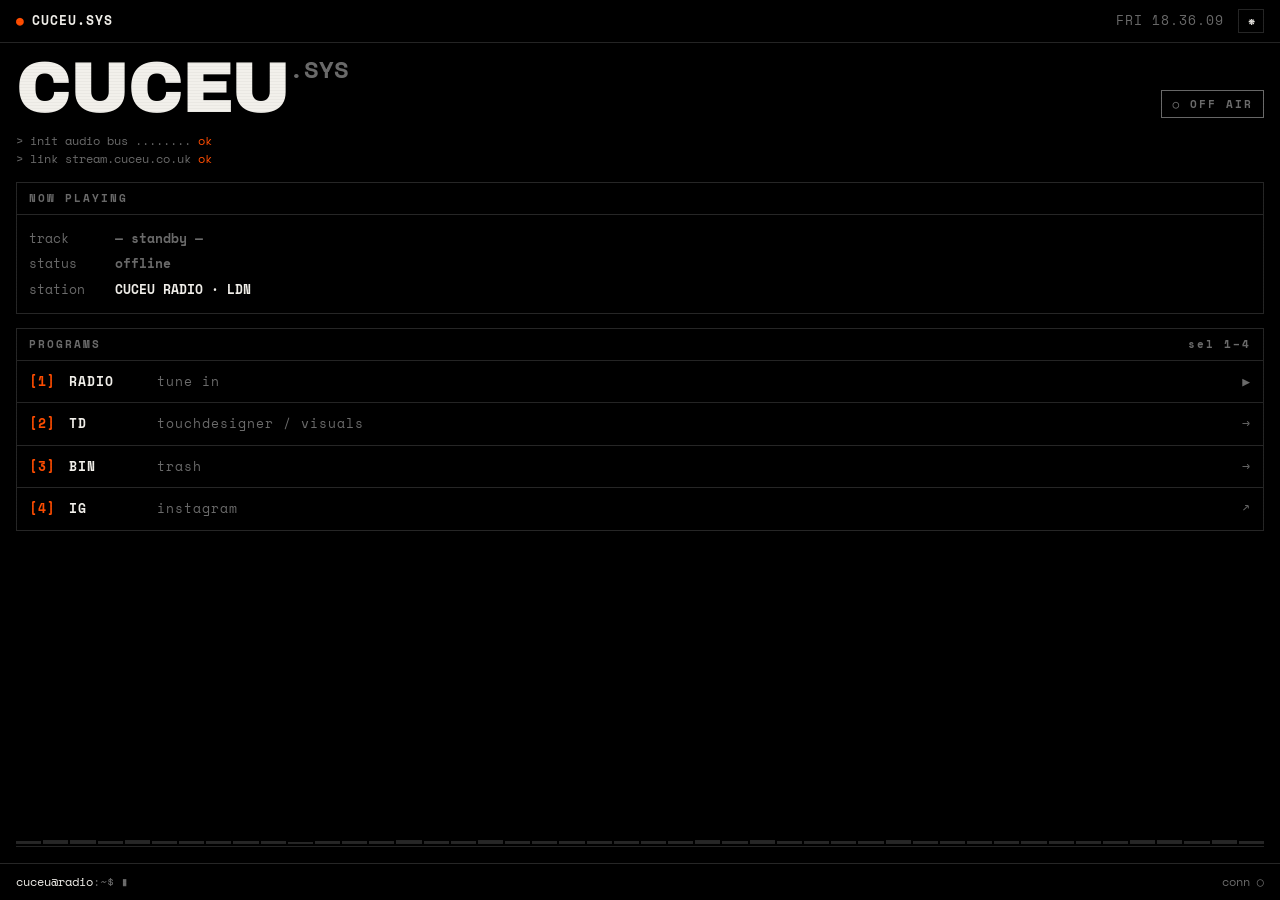
<file: concept-os.html>
<!DOCTYPE html>
<html lang="en">
<head>
<meta charset="UTF-8">
<meta name="viewport" content="width=device-width, initial-scale=1.0">
<title>cuceu.sys</title>
<link rel="preconnect" href="https://fonts.googleapis.com">
<link rel="preconnect" href="https://fonts.gstatic.com" crossorigin>
<link href="https://fonts.googleapis.com/css2?family=Archivo:wght@800;900&family=Space+Mono:wght@400;700&display=swap" rel="stylesheet">
<style>
    :root {
        --bg:#000; --ink:#f2f0eb; --dim:#6b6b6b; --line:#262626; --acid:#ff4d00;
        --mono:'Space Mono', ui-monospace, monospace; --disp:'Archivo', system-ui, sans-serif;
    }
    body:not(.dark-mode){ --bg:#f4f2ec; --ink:#14110d; --dim:#8a857a; --line:#d8d4ca; --acid:#f23c00; }
    * { box-sizing:border-box; margin:0; }
    html,body { height:100dvh; overflow:hidden; }
    body { background:var(--bg); color:var(--ink); font-family:var(--mono);
        display:flex; flex-direction:column; font-size:13px; line-height:1.5;
        transition:background .3s, color .3s; }
    /* faint CRT scanlines */
    body::after { content:''; position:fixed; inset:0; pointer-events:none; z-index:50;
        background:repeating-linear-gradient(0deg, transparent 0 2px, rgba(0,0,0,.05) 2px 3px); opacity:.6; }
    body:not(.dark-mode)::after { background:repeating-linear-gradient(0deg, transparent 0 2px, rgba(0,0,0,.03) 2px 3px); }

    a { color:inherit; text-decoration:none; }
    .acid { color:var(--acid); }
    .dim { color:var(--dim); }
    .blink { animation:blink 1.1s steps(2) infinite; }
    @keyframes blink { 50%{opacity:0} }

    /* ── TITLE BAR ─────────────────────────────── */
    .bar { flex-shrink:0; display:flex; align-items:center; justify-content:space-between;
        padding:9px 16px; border-bottom:1px solid var(--line); font-weight:700; letter-spacing:1px; }
    .bar .led { color:var(--acid); margin-right:7px; }
    .bar .right { display:flex; align-items:center; gap:14px; color:var(--dim); font-weight:400; }
    .tog { border:1px solid var(--line); background:transparent; color:var(--ink); font-family:var(--mono);
        font-size:12px; font-weight:700; width:26px; height:24px; cursor:pointer; }
    .tog:hover { background:var(--ink); color:var(--bg); }

    /* ── BODY GRID ─────────────────────────────── */
    main { flex:1; min-height:0; display:flex; flex-direction:column; gap:14px; padding:16px; overflow:hidden; }

    /* identity / boot */
    .id { display:flex; align-items:flex-end; justify-content:space-between; gap:12px; }
    .id h1 { font-family:var(--disp); font-weight:900; font-size:clamp(38px,13vw,72px);
        line-height:.82; letter-spacing:-.03em; text-transform:uppercase; }
    .id h1 .sys { font-family:var(--mono); font-size:.34em; letter-spacing:0; vertical-align:top; color:var(--dim); }
    .onair { flex-shrink:0; border:1px solid var(--acid); color:var(--acid); font-weight:700; letter-spacing:2px;
        padding:5px 10px; font-size:11px; white-space:nowrap; }
    .onair.off { border-color:var(--dim); color:var(--dim); }
    .boot { color:var(--dim); font-size:12px; }
    .boot b { color:var(--acid); font-weight:400; }

    /* panels */
    .panel { border:1px solid var(--line); display:flex; flex-direction:column; }
    .panel-head { display:flex; justify-content:space-between; align-items:center;
        padding:7px 12px; border-bottom:1px solid var(--line); color:var(--dim);
        font-size:11px; font-weight:700; letter-spacing:2px; }
    .panel-body { padding:11px 12px; }
    .row { display:flex; gap:12px; padding:3px 0; }
    .row .k { color:var(--dim); width:74px; flex-shrink:0; }
    .row .v { font-weight:700; overflow:hidden; text-overflow:ellipsis; white-space:nowrap; }

    .eq { display:inline-flex; gap:2px; align-items:flex-end; height:13px; margin-left:8px; vertical-align:-2px; }
    .eq i { width:3px; background:var(--acid); animation:eq .9s ease-in-out infinite; }
    .eq i:nth-child(2){animation-delay:.1s} .eq i:nth-child(3){animation-delay:.25s}
    .eq i:nth-child(4){animation-delay:.4s} .eq i:nth-child(5){animation-delay:.15s}
    @keyframes eq { 0%,100%{height:3px} 50%{height:13px} }

    /* programs */
    .prog a { display:flex; align-items:center; gap:10px; padding:11px 12px; border-bottom:1px solid var(--line);
        letter-spacing:1px; }
    .prog a:last-child { border-bottom:none; }
    .prog a:hover, .prog a:focus { background:var(--acid); color:#000; outline:none; }
    .prog .num { color:var(--acid); font-weight:700; width:30px; }
    .prog a:hover .num { color:#000; }
    .prog .nm { font-weight:700; width:78px; }
    .prog .ds { color:var(--dim); flex:1; }
    .prog a:hover .ds { color:#000; }
    .prog .ar { color:var(--dim); }
    .prog a:hover .ar { color:#000; }

    /* live signal monitor */
    .signal { margin-top:auto; height:84px; display:flex; align-items:flex-end; gap:2px;
        border-bottom:1px solid var(--line); padding-bottom:2px; }
    .signal i { flex:1; height:4%; background:var(--line); transition:background .3s; }
    .signal.live i { background:var(--acid); }
    .sig-label { position:absolute; margin:6px 0 0 2px; font-size:10px; letter-spacing:2px; color:var(--dim); }

    /* footer prompt */
    .foot { flex-shrink:0; display:flex; align-items:center; justify-content:space-between;
        padding:9px 16px; border-top:1px solid var(--line); color:var(--dim); font-size:12px; }
    .foot .cur { color:var(--ink); }

    @media (max-width:680px){
        .row .k { width:64px; }
        .prog .nm { width:62px; }
        .boot { display:none; }
    }
</style>
</head>
<body>
    <div class="bar">
        <span><span class="led">●</span>CUCEU.SYS</span>
        <span class="right">
            <span id="clock">SAT 01.14.30</span>
            <button class="tog" id="tog" aria-label="Theme">*</button>
        </span>
    </div>

    <main>
        <div class="id">
            <h1>Cuceu<span class="sys">.sys</span></h1>
            <span class="onair off" id="onair">○ OFF AIR</span>
        </div>
        <div class="boot">
            <div>&gt; init audio bus ........ <b>ok</b></div>
            <div>&gt; link stream.cuceu.co.uk <b>ok</b></div>
        </div>

        <div class="panel">
            <div class="panel-head"><span>NOW PLAYING</span><span class="eq" id="eq" style="display:none"><i></i><i></i><i></i><i></i><i></i></span></div>
            <div class="panel-body">
                <div class="row"><span class="k">track</span><span class="v" id="track">— standby —</span></div>
                <div class="row"><span class="k">status</span><span class="v dim" id="status">offline</span></div>
                <div class="row"><span class="k">station</span><span class="v">CUCEU RADIO · LDN</span></div>
            </div>
        </div>

        <div class="panel prog">
            <div class="panel-head"><span>PROGRAMS</span><span class="dim">sel 1–4</span></div>
            <a href="/fm/" data-k="1"><span class="num">[1]</span><span class="nm">RADIO</span><span class="ds">tune in</span><span class="ar acid">▶</span></a>
            <a href="/td/index.html" data-k="2"><span class="num">[2]</span><span class="nm">TD</span><span class="ds">touchdesigner / visuals</span><span class="ar">→</span></a>
            <a href="/bin/index.html" data-k="3"><span class="num">[3]</span><span class="nm">BIN</span><span class="ds">trash</span><span class="ar">→</span></a>
            <a href="https://www.instagram.com/cuceuuu/" target="_blank" data-k="4"><span class="num">[4]</span><span class="nm">IG</span><span class="ds">instagram</span><span class="ar">↗</span></a>
        </div>

        <div class="signal" id="signal" aria-hidden="true"></div>
    </main>

    <div class="foot">
        <span><span class="cur">cuceu@radio</span>:~$ <span class="blink">▮</span></span>
        <span id="conn">conn ○</span>
    </div>

<script>
    // theme
    const dark = () => document.body.classList.toggle('dark-mode', localStorage.getItem('cuceu-theme') !== 'light');
    dark();
    document.getElementById('tog').onclick = () => {
        const isLight = document.body.classList.toggle('dark-mode') === false;
        localStorage.setItem('cuceu-theme', isLight ? 'light' : 'dark');
    };
    // clock
    const DAYS=['SUN','MON','TUE','WED','THU','FRI','SAT'], p=n=>String(n).padStart(2,'0');
    (function t(){const n=new Date();document.getElementById('clock').textContent=`${DAYS[n.getDay()]} ${p(n.getHours())}.${p(n.getMinutes())}.${p(n.getSeconds())}`;setTimeout(t,1000);})();
    // keyboard launch
    document.addEventListener('keydown',e=>{const a=document.querySelector(`.prog a[data-k="${e.key}"]`);if(a)a.click();});
    // live stream readout
    const BASE='https://stream.cuceu.co.uk';
    const onair=document.getElementById('onair'), trackEl=document.getElementById('track'),
          statusEl=document.getElementById('status'), eq=document.getElementById('eq'), conn=document.getElementById('conn');
    // live signal monitor (synthesized spectrum)
    const sig=document.getElementById('signal'); const BARS=46; const bars=[];
    for(let i=0;i<BARS;i++){const b=document.createElement('i');sig.appendChild(b);bars.push(b);}
    let live=false;
    (function spectrum(t){
        for(let i=0;i<BARS;i++){
            const env=Math.sin(i/BARS*Math.PI);
            const h=live ? 6 + env*(Math.sin(i*0.6+t/180)*0.5+0.5)*(30+Math.random()*55) : 3+Math.random()*2;
            bars[i].style.height=h+'%';
        }
        requestAnimationFrame(spectrum);
    })(0);
    async function poll(){
        try{
            const d=await fetch(`${BASE}/status-json.xsl?t=`+Date.now()).then(r=>r.json());
            const s=d.icestats&&d.icestats.source; if(!s) throw 0;
            const title=Array.isArray(s)?(s[0].title||'ON AIR'):(s.title||'ON AIR');
            onair.textContent='● ON AIR'; onair.classList.remove('off'); onair.classList.add('blink');
            trackEl.textContent=title.toUpperCase(); trackEl.classList.remove('dim');
            statusEl.textContent='live · 320 kbps'; statusEl.classList.remove('dim'); statusEl.classList.add('acid');
            eq.style.display='inline-flex'; conn.innerHTML='conn <span class="acid">●</span>';
            live=true; sig.classList.add('live');
        }catch(_){
            live=false; sig.classList.remove('live');
            onair.textContent='○ OFF AIR'; onair.classList.add('off'); onair.classList.remove('blink');
            trackEl.textContent='— standby —'; trackEl.classList.add('dim');
            statusEl.textContent='offline'; statusEl.classList.add('dim'); statusEl.classList.remove('acid');
            eq.style.display='none'; conn.textContent='conn ○';
        }
    }
    poll(); setInterval(poll,5000);
</script>
</body>
</html>
</file>
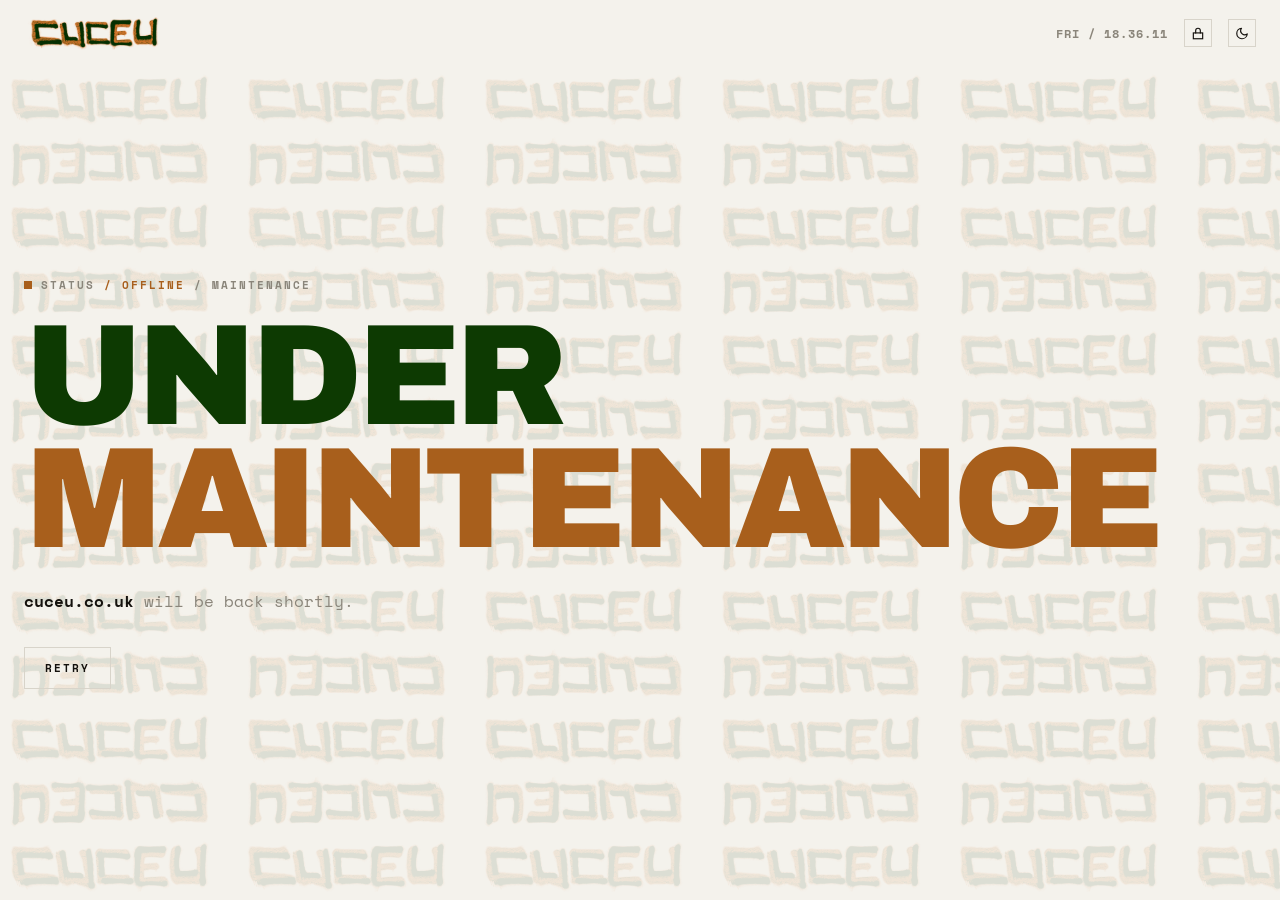
<file: home.html>
<!DOCTYPE html>
<html lang="en">
<head>
    <meta charset="UTF-8">
    <meta name="viewport" content="width=device-width, initial-scale=1.0">
    <title>cuceu</title>
    <meta name="description" content="CUCEU — Music, Visuals, Creative Studio. Live radio, TouchDesigner visuals, and creative experiments.">
    <meta property="og:title" content="CUCEU">
    <meta property="og:description" content="Live radio, TouchDesigner visuals, and creative experiments.">
    <meta property="og:type" content="website">
    <meta property="og:url" content="https://cuceu.co.uk">
    <link rel="icon" href="data:image/svg+xml,<svg xmlns=%22http://www.w3.org/2000/svg%22 viewBox=%220 0 100 100%22><text y=%22.9em%22 font-size=%2285%22 font-weight=%22900%22 font-family=%22Helvetica, Arial, sans-serif%22>C</text></svg>">
    <link rel="preconnect" href="https://fonts.googleapis.com">
    <link rel="preconnect" href="https://fonts.gstatic.com" crossorigin>
    <link href="https://fonts.googleapis.com/css2?family=Archivo:wght@600;800;900&family=Space+Mono:wght@400;700&display=swap" rel="stylesheet">
    <style>
        :root {
            --bg:#000; --ink:#f2f0eb; --dim:#6b6b6b; --line:#262626; --acid:#ff4d00;
            --mono:'Space Mono', ui-monospace, monospace;
            --disp:'Archivo', system-ui, sans-serif;
        }
        body:not(.dark-mode) { --bg:#f4f2ec; --ink:#14110d; --dim:#8a857a; --line:#d8d4ca; --acid:#f23c00; }

        * { box-sizing:border-box; margin:0; }
        html, body { height:100dvh; overflow:hidden; }
        body { background:var(--bg); color:var(--ink); font-family:var(--disp);
            display:flex; flex-direction:column; transition:background 0.4s ease, color 0.4s ease; }

        /* ── HEADER ──────────────────────────────────── */
        .head { flex-shrink:0; display:flex; align-items:center; justify-content:space-between;
            padding:14px 24px; border-bottom:1px solid var(--line); z-index:30; background:var(--bg); }
        .station-id { display:flex; align-items:center; gap:9px; }
        .wordmark { font-family:var(--disp); font-size:18px; font-weight:800; letter-spacing:-0.6px; color:var(--ink); line-height:1; }
        .head-live-dot { width:7px; height:7px; background:var(--acid); display:none; animation:blink 1s steps(2) infinite alternate; }
        .head-live-dot.visible { display:block; }
        .clock { display:flex; align-items:center; gap:16px; }
        .clock .cuceu-clock-text { font-family:var(--mono); font-size:12px; font-weight:700; letter-spacing:1px; color:var(--dim); white-space:nowrap; }
        .tog { width:28px; height:28px; border:1px solid var(--line); background:transparent; color:var(--ink); cursor:pointer; display:flex; align-items:center; justify-content:center; transition:background 0.2s, color 0.2s; }
        .tog:hover { background:var(--ink); color:var(--bg); }
        .tog svg { width:15px; height:15px; }
        .tog .icon-sun { display:none; } body.dark-mode .tog .icon-sun { display:block; } body.dark-mode .tog .icon-moon { display:none; }

        /* ── NOW PLAYING BANNER (raw drop-bar) ───────── */
        #now-playing-banner { flex-shrink:0; overflow:hidden; max-height:0; background:var(--bg);
            border-bottom:0 solid var(--line); z-index:25;
            transition:max-height 0.45s var(--mono, ease), border-bottom-width 0.45s; }
        #now-playing-banner.visible { max-height:58px; border-bottom:1px solid var(--line); }
        .banner-inner { display:flex; align-items:center; gap:14px; height:58px; padding:0 24px; }
        .banner-live-dot { width:9px; height:9px; flex-shrink:0; background:var(--acid); animation:blink 1s steps(2) infinite alternate; }
        @keyframes blink { from{opacity:1} to{opacity:0.35} }
        #banner-art { width:38px; height:38px; object-fit:cover; flex-shrink:0; border:1px solid var(--line); opacity:0; transition:opacity 0.35s ease; }
        #banner-art.has-art { opacity:1; }
        .banner-info { flex:1; min-width:0; display:flex; align-items:baseline; gap:12px; }
        .banner-label { font-family:var(--mono); font-size:10px; font-weight:700; letter-spacing:2px; text-transform:uppercase; color:var(--acid); flex-shrink:0; }
        #banner-track { font-family:var(--mono); font-size:13px; font-weight:700; text-transform:uppercase; color:var(--ink); white-space:nowrap; overflow:hidden; text-overflow:ellipsis; }
        .banner-btn { flex-shrink:0; background:var(--acid); color:#000; font-family:var(--mono); font-size:11px; font-weight:700; letter-spacing:2px; text-transform:uppercase; text-decoration:none; padding:9px 18px; }
        .banner-btn:hover { filter:brightness(1.1); }

        /* ── MARQUEE STAGE ───────────────────────────── */
        .main-content { flex:1; position:relative; overflow:hidden; min-height:0; }
        #logo-wrapper { position:absolute; inset:0; display:flex; flex-direction:column; justify-content:center; gap:0.4vw; overflow:hidden; pointer-events:none; }
        .marquee-track { display:flex; flex-wrap:nowrap; width:max-content; will-change:transform; }
        .track-right { transform:translateX(-50%); }
        img.cuceu-img { height:clamp(3rem, 4.6vw, 6rem); width:auto; margin-right:1.4vw; flex-shrink:0; user-select:none; -webkit-user-drag:none; }
        .marquee-track:nth-child(even) img.cuceu-img { transform:rotate(180deg); }
        body:not(.dark-mode) img.cuceu-img { filter:none; }

        /* ── DOCK (raw bottom nav) ───────────────────── */
        .dock { flex-shrink:0; display:flex; align-items:stretch; border-top:1px solid var(--line); background:var(--bg); z-index:30; }
        .dock-app { flex:1; position:relative; text-decoration:none; border-right:1px solid var(--line);
            display:flex; align-items:center; justify-content:center; gap:10px; min-height:56px; padding:0 12px;
            font-family:var(--mono); font-size:12px; font-weight:700; letter-spacing:2px; text-transform:uppercase;
            color:var(--dim); transition:background 0.2s, color 0.2s; }
        .dock-app:last-child { border-right:none; }
        .dock-app:hover { background:var(--ink); color:var(--bg); }
        .dock-app svg { width:16px; height:16px; flex-shrink:0; }
        .dock-app.is-fm { color:var(--ink); }
        .dock-app.is-fm:hover { background:var(--acid); color:#000; }
        .app-badge { display:none; align-items:center; gap:5px; font-size:9px; letter-spacing:1px; color:var(--acid); }
        .app-badge.visible { display:inline-flex; }
        .dock-app:hover .app-badge { color:#000; }
        .recording-dot { width:6px; height:6px; background:var(--acid); }
        .dock-app:hover .recording-dot { background:#000; }
        .ext { font-size:10px; opacity:0.6; }

        @media (max-width:680px) {
            .head { padding:11px 14px; }
            .wordmark { font-size:17px; }
            .banner-inner { padding:0 14px; gap:10px; }
            .banner-label { display:none; }
            .dock { flex-wrap:wrap; }
            .dock-app { flex:1 1 50%; min-height:52px; font-size:10px; letter-spacing:1px; }
            .dock-app:nth-child(2) { border-right:none; }
            .dock-app:nth-child(1), .dock-app:nth-child(2) { border-bottom:1px solid var(--line); }
            img.cuceu-img { height:2.3rem; margin-right:3.5vw; }
        }
    </style>
</head>
<body>

    <div class="head">
        <div class="station-id">
            <span class="wordmark">cuceu</span>
            <span class="head-live-dot" id="head-live-dot" title="On air"></span>
        </div>
        <div class="clock">
            <span class="cuceu-clock-text">FRI / 00.00.00</span>
            <button class="tog" id="theme-toggle-btn" aria-label="Toggle Theme">
                <svg class="icon-sun" xmlns="http://www.w3.org/2000/svg" viewBox="0 0 24 24" fill="none" stroke="currentColor" stroke-width="2" stroke-linecap="round" stroke-linejoin="round"><circle cx="12" cy="12" r="5"></circle><line x1="12" y1="1" x2="12" y2="3"></line><line x1="12" y1="21" x2="12" y2="23"></line><line x1="4.22" y1="4.22" x2="5.64" y2="5.64"></line><line x1="18.36" y1="18.36" x2="19.78" y2="19.78"></line><line x1="1" y1="12" x2="3" y2="12"></line><line x1="21" y1="12" x2="23" y2="12"></line><line x1="4.22" y1="19.78" x2="5.64" y2="18.36"></line><line x1="18.36" y1="5.64" x2="19.78" y2="4.22"></line></svg>
                <svg class="icon-moon" xmlns="http://www.w3.org/2000/svg" viewBox="0 0 24 24" fill="none" stroke="currentColor" stroke-width="2" stroke-linecap="round" stroke-linejoin="round"><path d="M21 12.79A9 9 0 1 1 11.21 3 7 7 0 0 0 21 12.79z"></path></svg>
            </button>
        </div>
    </div>

    <div id="now-playing-banner">
        <div class="banner-inner">
            <span class="banner-live-dot"></span>
            <img id="banner-art" alt="">
            <div class="banner-info">
                <span class="banner-label">Live Now</span>
                <span id="banner-track">—</span>
            </div>
            <a href="/fm/" class="banner-btn" target="_top">Listen ↗</a>
        </div>
    </div>

    <div class="main-content">
        <div id="logo-wrapper"></div>
    </div>

    <nav class="dock">
        <a href="https://www.instagram.com/cuceuuu/" target="_blank" class="dock-app">
            <svg viewBox="0 0 24 24" fill="none" stroke="currentColor" stroke-width="2" stroke-linecap="round" stroke-linejoin="round"><rect x="2" y="2" width="20" height="20" rx="5" ry="5"></rect><path d="M16 11.37A4 4 0 1 1 12.63 8 4 4 0 0 1 16 11.37z"></path><line x1="17.5" y1="6.5" x2="17.51" y2="6.5"></line></svg>
            Instagram <span class="ext">↗</span>
        </a>
        <a href="/td/index.html" class="dock-app internal-link">
            <svg viewBox="0 0 24 24" fill="none" stroke="currentColor" stroke-width="2"><rect x="3" y="3" width="18" height="18"/><line x1="12" y1="3" x2="12" y2="21"/><line x1="3" y1="12" x2="21" y2="12"/></svg>
            TouchDesigner
        </a>
        <a href="/fm/" class="dock-app is-fm" target="_top" id="fm-app">
            Radio
            <span class="app-badge" id="fm-badge"><span class="recording-dot" style="display:none;"></span><span id="fm-badge-text">Offline</span></span>
        </a>
        <a href="/bin/index.html" class="dock-app internal-link">
            <svg viewBox="0 0 24 24" fill="none" stroke="currentColor" stroke-width="2" stroke-linecap="round" stroke-linejoin="round"><polyline points="3 6 5 6 21 6"></polyline><path d="M19 6v14a2 2 0 0 1-2 2H7a2 2 0 0 1-2-2V6m3 0V4a2 2 0 0 1 2-2h4a2 2 0 0 1 2 2v2"></path></svg>
            Bin
        </a>
    </nav>

    <script>
        if (window === window.parent) { window.location.replace('/?path=' + window.location.pathname); }
    </script>
    <script src="shared.js"></script>
    <script>
        document.addEventListener('DOMContentLoaded', () => {
            CuceuTheme.bindToggle(document.getElementById('theme-toggle-btn'));

            // Build marquee rows (graffiti wall) — fill the whole stage, alternating direction
            const wrap = document.getElementById('logo-wrapper');
            const region = wrap.parentElement;
            const PER_ROW = 16;
            function makeRow(r) {
                const track = document.createElement('div');
                track.className = 'marquee-track ' + (r % 2 === 0 ? 'track-right' : 'track-left');
                let html = '';
                for (let i = 0; i < PER_ROW; i++) html += '<img class="cuceu-img" src="cuceugrta.png" alt="CUCEU">';
                track.innerHTML = html;
                wrap.appendChild(track);
                return track;
            }
            let r = 0;
            makeRow(r++);  // first row establishes the measurable row height
            const gap = parseFloat(getComputedStyle(wrap).rowGap) || 0;
            const rowH = wrap.firstElementChild.getBoundingClientRect().height + gap;
            const target = region.getBoundingClientRect().height * 1.15;  // overfill, centre + clip
            while (rowH > 0 && r * rowH < target) makeRow(r++);

            // Marquee animation with tape-deck spin-up
            const marqueeAnimations = [];
            const tracks = document.querySelectorAll('.marquee-track');
            let isSpinningUp = true;
            tracks.forEach((track, index) => {
                const isRight = track.classList.contains('track-right');
                const keyframes = isRight
                    ? [{ transform: 'translateX(-50%)' }, { transform: 'translateX(0%)' }]
                    : [{ transform: 'translateX(0%)' }, { transform: 'translateX(-50%)' }];
                const anim = track.animate(keyframes, { duration: 30000, iterations: Infinity, easing: 'linear' });
                anim.pause();
                anim.currentTime = (index * 4500) % 30000;
                marqueeAnimations.push(anim);
            });
            function setMarqueeState(state) {
                if (isSpinningUp) return;
                marqueeAnimations.forEach(a => state === 'running' ? a.play() : a.pause());
            }
            setTimeout(() => {
                marqueeAnimations.forEach(a => { a.play(); a.playbackRate = 0; });
                let start = null; const duration = 2500;
                function step(ts) {
                    if (!start) start = ts;
                    const progress = Math.min((ts - start) / duration, 1);
                    const easeIn = progress * progress * progress;
                    marqueeAnimations.forEach(a => a.playbackRate = easeIn);
                    if (progress < 1) requestAnimationFrame(step);
                    else { marqueeAnimations.forEach(a => a.playbackRate = 1); isSpinningUp = false; }
                }
                requestAnimationFrame(step);
            }, 1000);
            document.addEventListener('visibilitychange', () =>
                setMarqueeState(document.visibilityState === 'visible' ? 'running' : 'paused'));
            window.addEventListener('pageshow', (e) => {
                if (e.persisted) { document.body.classList.remove('is-exiting'); setMarqueeState('running'); }
            });
        });

        // ── STREAM STATUS + NOW PLAYING BANNER ───────────────
        const STREAM_BASE = "https://stream.cuceu.co.uk";
        let bannerShown = false;
        let lastBannerTitle = '';

        async function refreshBannerArt() {
            try {
                const artUrl = (await fetch(`${STREAM_BASE}/artwork.txt?t=${Date.now()}`).then(r => r.text())).trim();
                if (artUrl && artUrl.startsWith('http')) {
                    const img = document.getElementById('banner-art');
                    img.onload = () => img.classList.add('has-art');
                    img.src = artUrl;
                }
            } catch (e) { /* no big deal */ }
        }
        async function checkStream() {
            const fmBadgeTextEl = document.getElementById('fm-badge-text');
            const fmBadgeEl = document.getElementById('fm-badge');
            const liveDot = fmBadgeEl.querySelector('.recording-dot');
            const banner = document.getElementById('now-playing-banner');
            try {
                const response = await fetch(`${STREAM_BASE}/status-json.xsl?t=${Date.now()}`);
                if (!response.ok) throw new Error('not ok');
                const data = await response.json();
                const source = data.icestats?.source;
                if (source) {
                    const title = Array.isArray(source) ? (source[0].title || 'ON AIR') : (source.title || 'ON AIR');
                    fmBadgeTextEl.innerText = "On Air";
                    fmBadgeEl.classList.add('visible');
                    liveDot.style.display = 'block';
                    document.getElementById('head-live-dot').classList.add('visible');
                    document.getElementById('banner-track').textContent = title;
                    if (title !== lastBannerTitle) { lastBannerTitle = title; refreshBannerArt(); }
                    if (!bannerShown) {
                        bannerShown = true;
                        setTimeout(() => banner.classList.add('visible'), 2200);
                    }
                } else { throw new Error('No source'); }
            } catch (e) {
                if (bannerShown) { document.getElementById('now-playing-banner').classList.remove('visible'); bannerShown = false; }
                fmBadgeTextEl.innerText = "Offline";
                fmBadgeEl.classList.add('visible');
                liveDot.style.display = 'none';
                document.getElementById('head-live-dot').classList.remove('visible');
            }
        }
        checkStream();
        setInterval(checkStream, 15000);

        // ── KEYBOARD SHORTCUTS (1-4 → dock items) ────────────
        document.addEventListener('keydown', (e) => {
            const dockApps = document.querySelectorAll('.dock-app');
            const key = parseInt(e.key);
            if (key >= 1 && key <= dockApps.length) dockApps[key - 1].click();
        });
    </script>

</body>
</html>
</file>
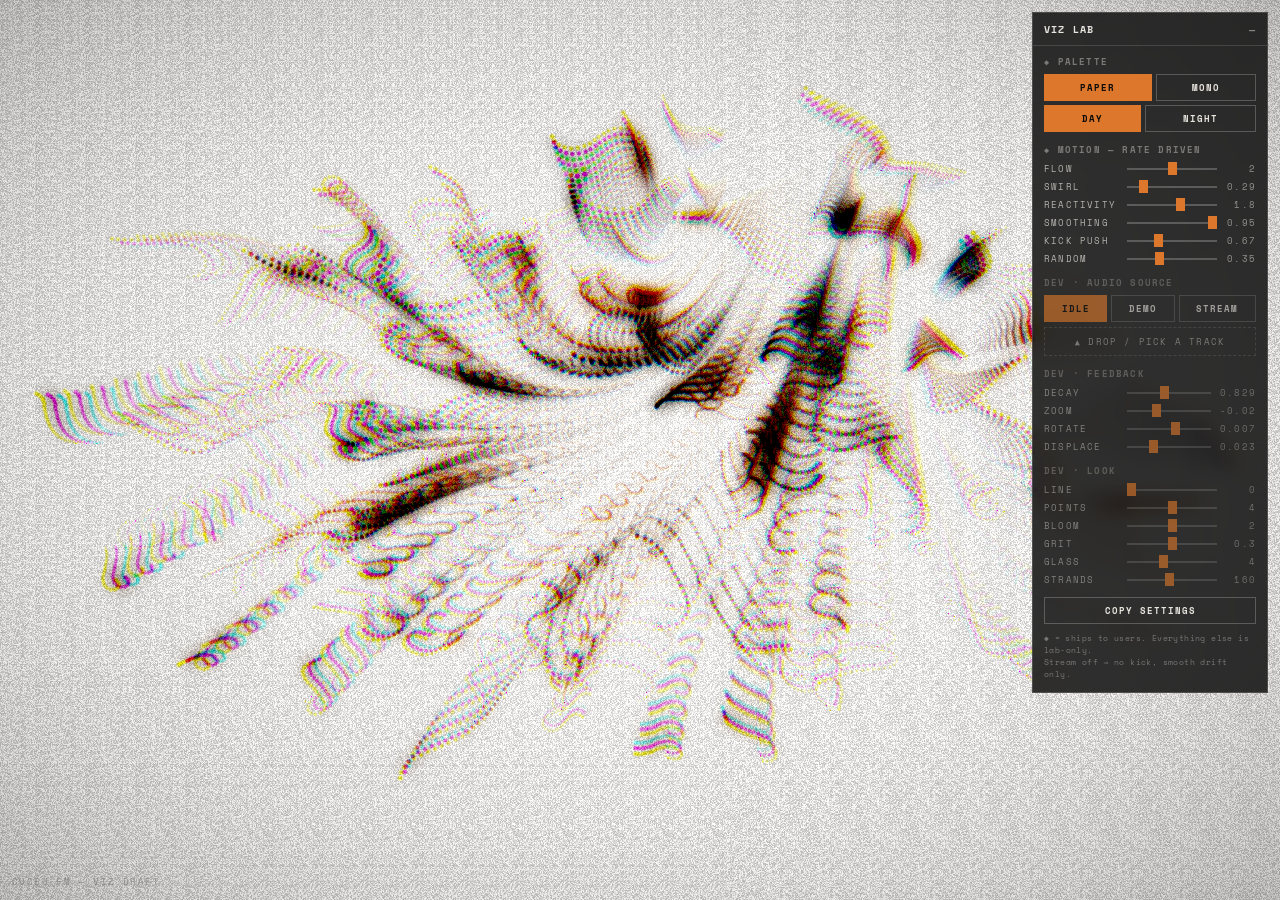
<file: mock-viz.html>
<!doctype html>
<html lang="en">
<head>
<meta charset="utf-8">
<meta name="viewport" content="width=device-width,initial-scale=1,viewport-fit=cover">
<title>cuceu.fm — viz draft</title>
<link rel="preconnect" href="https://fonts.googleapis.com">
<link rel="preconnect" href="https://fonts.gstatic.com" crossorigin>
<link href="https://fonts.googleapis.com/css2?family=Space+Mono:wght@400;700&display=swap" rel="stylesheet">
<style>
  :root{ --mono:'Space Mono',ui-monospace,monospace; --acid:#dc772b; }
  *{ box-sizing:border-box; }
  html,body{ margin:0; height:100%; overflow:hidden; background:#000; }
  #gl{ position:fixed; inset:0; width:100%; height:100%; display:block; }

  /* ── control panel ─────────────────────────────────────────── */
  #panel{ position:fixed; top:12px; right:12px; width:236px; z-index:10;
    font-family:var(--mono); font-size:9.5px; letter-spacing:1.2px; text-transform:uppercase;
    background:rgba(8,8,8,.82); backdrop-filter:blur(9px);
    border:1px solid rgba(255,255,255,.16); color:#e8e5de;
    max-height:calc(100vh - 24px); overflow-y:auto; }
  #panel.closed .body{ display:none; }
  .head{ display:flex; align-items:center; justify-content:space-between; cursor:pointer;
    padding:9px 11px; border-bottom:1px solid rgba(255,255,255,.14); font-weight:700; }
  .head span:last-child{ opacity:.5; }
  .body{ padding:9px 11px 12px; }
  .grp{ margin-bottom:11px; }
  .grp>b{ display:block; font-size:8.5px; opacity:.42; margin-bottom:6px; font-weight:700; }
  .grp.dev{ opacity:.62; } .grp.dev:hover{ opacity:1; }
  .row{ display:flex; align-items:center; gap:7px; margin-bottom:5px; }
  .row label{ flex:0 0 74px; opacity:.72; font-size:8.5px; }
  .row input[type=range]{ flex:1; min-width:0; height:2px; -webkit-appearance:none; appearance:none;
    background:rgba(255,255,255,.22); outline:none; }
  .row input[type=range]::-webkit-slider-thumb{ -webkit-appearance:none; width:9px; height:13px;
    background:var(--acid); cursor:pointer; }
  .row output{ flex:0 0 30px; text-align:right; opacity:.55; font-size:8.5px; }
  .btns{ display:flex; gap:4px; flex-wrap:wrap; }
  .btns button{ flex:1 1 auto; min-width:52px; cursor:pointer; padding:6px 4px;
    font-family:var(--mono); font-size:8.5px; font-weight:700; letter-spacing:1px; text-transform:uppercase;
    background:transparent; color:#e8e5de; border:1px solid rgba(255,255,255,.22); }
  .btns button.on{ background:var(--acid); border-color:var(--acid); color:#0b0b0b; }
  .btns button:hover:not(.on){ border-color:rgba(255,255,255,.5); }
  #drop{ display:block; width:100%; margin-top:5px; padding:7px 4px; text-align:center; cursor:pointer;
    border:1px dashed rgba(255,255,255,.26); font-size:8.5px; opacity:.66; }
  #drop:hover{ opacity:1; border-color:var(--acid); }
  #file{ display:none; }
  #note{ margin-top:8px; font-size:8px; line-height:1.5; opacity:.4; text-transform:none; letter-spacing:.4px; }
  #hud{ position:fixed; left:12px; bottom:12px; z-index:10; font-family:var(--mono);
    font-size:9px; letter-spacing:1.4px; color:#e8e5de; opacity:.34; text-transform:uppercase;
    pointer-events:none; mix-blend-mode:difference; }
</style>
</head>
<body>
<canvas id="gl"></canvas>
<div id="hud">cuceu.fm — viz draft</div>

<div id="panel">
  <div class="head" id="phead"><span>viz lab</span><span id="chev">—</span></div>
  <div class="body">

    <!-- ═══ SHIPS TO USERS ═══ -->
    <div class="grp"><b>◆ palette</b>
      <div class="btns">
        <button data-pal="paper" class="on">paper</button>
        <button data-pal="mono">mono</button>
      </div>
      <div class="btns" style="margin-top:4px">
        <button data-theme="day" class="on">day</button>
        <button data-theme="night">night</button>
      </div>
    </div>

    <div class="grp"><b>◆ motion — rate driven</b>
      <div class="row"><label>flow</label><input type="range" id="p_flow" min="0" max="4" step=".01" value="2"><output></output></div>
      <div class="row"><label>swirl</label><input type="range" id="p_swirl" min="0" max="2" step=".01" value=".29"><output></output></div>
      <div class="row"><label>reactivity</label><input type="range" id="p_react" min="0" max="3" step=".01" value="1.8"><output></output></div>
      <div class="row"><label>smoothing</label><input type="range" id="p_smooth" min="0" max=".95" step=".01" value=".95"><output></output></div>
      <div class="row"><label>kick push</label><input type="range" id="p_kick" min="0" max="2" step=".01" value=".67"><output></output></div>
      <div class="row"><label>random</label><input type="range" id="p_random" min="0" max="1" step=".01" value=".35"><output></output></div>
    </div>

    <!-- ═══ DEV ONLY — not exposed on the page ═══ -->
    <div class="grp dev"><b>dev · audio source</b>
      <div class="btns">
        <button data-src="idle" class="on">idle</button>
        <button data-src="demo">demo</button>
        <button data-src="live">stream</button>
      </div>
      <label id="drop" for="file">▲ drop / pick a track</label>
      <input type="file" id="file" accept="audio/*">
    </div>

    <div class="grp dev"><b>dev · feedback</b>
      <div class="row"><label>decay</label><input type="range" id="p_decay" min=".7" max=".995" step=".001" value=".829"><output></output></div>
      <div class="row"><label>zoom</label><input type="range" id="p_zoom" min="-.06" max=".06" step=".0005" value="-.02"><output></output></div>
      <div class="row"><label>rotate</label><input type="range" id="p_rot" min="-.04" max=".04" step=".0005" value=".007"><output></output></div>
      <div class="row"><label>displace</label><input type="range" id="p_disp" min="0" max=".08" step=".0002" value=".023"><output></output></div>
    </div>

    <div class="grp dev"><b>dev · look</b>
      <div class="row"><label>line</label><input type="range" id="p_line" min="0" max="2" step=".01" value="0"><output></output></div>
      <div class="row"><label>points</label><input type="range" id="p_pts" min="0" max="8" step=".01" value="4"><output></output></div>
      <div class="row"><label>bloom</label><input type="range" id="p_bloom" min="0" max="4" step=".01" value="2"><output></output></div>
      <div class="row"><label>grit</label><input type="range" id="p_grain" min="0" max=".6" step=".002" value=".3"><output></output></div>
      <div class="row"><label>glass</label><input type="range" id="p_chrom" min="0" max="10" step=".05" value="4"><output></output></div>
      <div class="row"><label>strands</label><input type="range" id="p_str" min="16" max="320" step="8" value="160"><output></output></div>
    </div>

    <div class="btns" style="margin-top:2px"><button id="copy">copy settings</button></div>
    <div id="note">◆ = ships to users. Everything else is lab-only.<br>Stream off ⇒ no kick, smooth drift only.</div>
  </div>
</div>

<script>
/* ═══════════════════════════════════════════════════════════════════
   cuceu.fm — visualiser draft

   Ported from the shape of the TD networks rather than their pixels:

     select → math → lag → speed → null
       band energy sets a RATE, integrated into a phase. Nothing is ever
       positioned by the music directly, so motion accelerates and coasts
       instead of snapping. `lag` = the attack/release envelope below.

     chopto → displace
       the spectrum is geometry: strand i owns log-band i, so different
       frequencies genuinely drive different parts of the image.

     feedback → displace → lookup(ramp) → bloom
       colour arrives LATE, via ramp lookup on a monochrome field, exactly
       like lookup1/ramp1. Feedback closes the loop for the layering.
   ═══════════════════════════════════════════════════════════════════ */

const cvs = document.getElementById('gl');
const gl = cvs.getContext('webgl2', { alpha:false, antialias:false, depth:false, powerPreference:'high-performance' });
if (!gl) { document.body.innerHTML = '<p style="color:#fff;font:14px monospace;padding:24px">WebGL2 unavailable.</p>'; throw new Error('no webgl2'); }

/* ── params ───────────────────────────────────────────────────────── */
const P = { flow:2, swirl:.29, react:1.8, smooth:.95, kick:.67, random:.35,
            decay:.829, zoom:-.02, rot:.007, disp:.023,
            line:0, pts:4, bloom:2, grain:.3, chrom:4, str:160 };

const PALETTES = {
  /* Light grounds composite SUBTRACTIVELY, so their stops are stored as
     1-ink: what gets taken out of the paper. Dark grounds add light. */
  paper: {
    day:   { bg:[0.968,0.963,0.956], a:[0.922,0.922,0.922], b:[0.137,0.533,0.831], c:[0.647,0.671,0.686], inv:1 },
    night: { bg:[0.043,0.043,0.047], a:[0.45,0.44,0.41],    b:[0.863,0.467,0.169], c:[0.98,0.97,0.90],    inv:0 }
  },
  mono: {
    day:   { bg:[0.968,0.963,0.956], a:[0.90,0.90,0.90],    b:[0.68,0.68,0.68],    c:[0.45,0.45,0.45],    inv:1 },
    night: { bg:[0.020,0.020,0.020], a:[0.30,0.30,0.32],    b:[0.72,0.72,0.70],    c:[1.00,0.99,0.94],    inv:0 }
  }
};
let palName='paper', theme='day';
let pal = PALETTES[palName][theme];

/* ═══ SHADERS ═══════════════════════════════════════════════════════ */
const VS_QUAD = `#version 300 es
out vec2 vUv;
void main(){
  vec2 p = vec2((gl_VertexID<<1)&2, gl_VertexID&2) * 2.0 - 1.0;
  vUv = p*0.5+0.5;
  gl_Position = vec4(p,0.,1.);
}`;

/* feedback — the loop that gives the layering. prev frame is zoomed,
   rotated and noise-displaced a hair each frame, then decayed. */
const FS_FEED = `#version 300 es
precision highp float;
in vec2 vUv; out vec4 o;
uniform sampler2D uPrev;
uniform float uDecay,uZoom,uRot,uDisp,uTime,uPhase;
uniform vec2 uRes;
float h21(vec2 p){ p=mod(p,512.0); p=fract(p*vec2(123.34,456.21)); p+=dot(p,p+45.32); return fract(p.x*p.y); }
float vn(vec2 p){
  vec2 i=floor(p), f=fract(p); f=f*f*(3.-2.*f);
  return mix(mix(h21(i),h21(i+vec2(1,0)),f.x), mix(h21(i+vec2(0,1)),h21(i+vec2(1,1)),f.x), f.y);
}
void main(){
  float asp = uRes.x/uRes.y;
  vec2 uv = vUv-0.5; uv.x*=asp;
  float s=sin(uRot), c=cos(uRot);
  uv = mat2(c,-s,s,c)*uv;
  uv /= (1.0+uZoom);
  vec2 n = vec2(vn(uv*2.6+uPhase*0.6), vn(uv*2.6-uPhase*0.5+31.7))-0.5;
  uv += n*uDisp*2.0;
  uv.x/=asp; uv+=0.5;
  if(any(isnan(uv))||any(isinf(uv))) uv = vUv;
  float inside = step(0.,uv.x)*step(uv.x,1.)*step(0.,uv.y)*step(uv.y,1.);
  vec4 prev = texture(uPrev,clamp(uv,0.,1.))*inside;
  o = prev*uDecay;
  // one NaN entering a feedback loop is permanent — it survives *0
  if(any(isnan(o))||any(isinf(o))) o = vec4(0.);
}`;

/* strand lines — colour comes from the strand's own frequency */
const VS_LINE = `#version 300 es
in vec2 aPos; in float aEnergy; in vec2 aMeta;   // meta.x=age 0..1, meta.y=freq 0..1
out float vAge; out float vFreq; out float vE;
uniform float uPtScale;
void main(){
  vAge=aMeta.x; vFreq=aMeta.y; vE=aEnergy;
  gl_Position = vec4(aPos,0.,1.);
  gl_PointSize = max(1.0, uPtScale*(0.35+aEnergy*2.2)*(0.25+aMeta.x*0.9));
}`;

const FS_LINE = `#version 300 es
precision highp float;
in float vAge; in float vFreq; in float vE;
out vec4 o;
uniform vec3 uA,uB,uC; uniform float uInt; uniform int uIsPoint;
void main(){
  float a = pow(vAge,1.6)*(0.10+vE*1.35)*uInt;
  if(uIsPoint==1){
    vec2 d = gl_PointCoord-0.5;
    float r = dot(d,d);
    if(r>0.25) discard;
    a *= smoothstep(0.25,0.0,r);
  }
  vec3 col = vFreq<0.5 ? mix(uA,uB,vFreq*2.0) : mix(uB,uC,(vFreq-0.5)*2.0);
  o = vec4(col*a, a);
}`;

/* bright-pass downsample, then separable blur — the bloom half of "glassy" */
const FS_BRIGHT = `#version 300 es
precision highp float;
in vec2 vUv; out vec4 o;
uniform sampler2D uSrc; uniform float uThresh;
void main(){
  vec3 c = texture(uSrc,vUv).rgb;
  float l = dot(c,vec3(0.2126,0.7152,0.0722));
  o = vec4(c*smoothstep(uThresh,uThresh+0.35,l),1.);
  if(any(isnan(o))||any(isinf(o))) o = vec4(0.,0.,0.,1.);
}`;

const FS_BLUR = `#version 300 es
precision highp float;
in vec2 vUv; out vec4 o;
uniform sampler2D uSrc; uniform vec2 uDir;
void main(){
  vec3 s = texture(uSrc,vUv).rgb*0.227;
  s += (texture(uSrc,vUv+uDir*1.385).rgb + texture(uSrc,vUv-uDir*1.385).rgb)*0.316;
  s += (texture(uSrc,vUv+uDir*3.231).rgb + texture(uSrc,vUv-uDir*3.231).rgb)*0.070;
  if(any(isnan(s))||any(isinf(s))) s = vec3(0.);
  o = vec4(s,1.);
}`;

/* composite — chromatic split (glass), grain (grit), vignette */
const FS_COMP = `#version 300 es
precision highp float;
in vec2 vUv; out vec4 o;
uniform sampler2D uScene,uBloom;
uniform vec3 uBg;
uniform float uBloomAmt,uGrain,uChrom,uTime,uInv;
uniform vec2 uRes;
float h21(vec2 p){ p=fract(p*vec2(123.34,456.21)); p+=dot(p,p+45.32); return fract(p.x*p.y); }
void main(){
  vec2 d = (vUv-0.5);
  vec2 off = d*uChrom/uRes.x*6.0;
  vec3 sc;
  sc.r = texture(uScene,vUv+off).r;
  sc.g = texture(uScene,vUv).g;
  sc.b = texture(uScene,vUv-off).b;
  vec3 bl = texture(uBloom,vUv).rgb;
  vec3 lit = sc + bl*uBloomAmt;
  // additive on a dark ground, subtractive on a light one
  vec3 col = mix(uBg + lit, uBg - lit, uInv);
  float g = h21(gl_FragCoord.xy+fract(uTime)*311.7)-0.5;
  col += g*uGrain;
  col *= 1.0 - dot(d,d)*0.55;
  if(any(isnan(col))||any(isinf(col))) col = uBg;
  o = vec4(col,1.);
}`;

/* ═══ GL PLUMBING ═══════════════════════════════════════════════════ */
function sh(type,src){
  const s=gl.createShader(type); gl.shaderSource(s,src); gl.compileShader(s);
  if(!gl.getShaderParameter(s,gl.COMPILE_STATUS)) throw new Error(gl.getShaderInfoLog(s)+'\n'+src);
  return s;
}
function prog(vs,fs,attribs){
  const p=gl.createProgram();
  gl.attachShader(p,sh(gl.VERTEX_SHADER,vs)); gl.attachShader(p,sh(gl.FRAGMENT_SHADER,fs));
  // must happen before link — relinking afterwards would invalidate uniform locations
  if(attribs) attribs.forEach((n,i)=>gl.bindAttribLocation(p,i,n));
  gl.linkProgram(p);
  if(!gl.getProgramParameter(p,gl.LINK_STATUS)) throw new Error(gl.getProgramInfoLog(p));
  const u={}; const n=gl.getProgramParameter(p,gl.ACTIVE_UNIFORMS);
  for(let i=0;i<n;i++){ const nm=gl.getActiveUniform(p,i).name; u[nm]=gl.getUniformLocation(p,nm); }
  return {p,u};
}
const pFeed=prog(VS_QUAD,FS_FEED), pLine=prog(VS_LINE,FS_LINE,['aPos','aEnergy','aMeta']),
      pBright=prog(VS_QUAD,FS_BRIGHT), pBlur=prog(VS_QUAD,FS_BLUR), pComp=prog(VS_QUAD,FS_COMP);

const emptyVao = gl.createVertexArray();

function makeFBO(w,h){
  const t=gl.createTexture();
  gl.bindTexture(gl.TEXTURE_2D,t);
  gl.texImage2D(gl.TEXTURE_2D,0,gl.RGBA16F,w,h,0,gl.RGBA,gl.HALF_FLOAT,null);
  gl.texParameteri(gl.TEXTURE_2D,gl.TEXTURE_MIN_FILTER,gl.LINEAR);
  gl.texParameteri(gl.TEXTURE_2D,gl.TEXTURE_MAG_FILTER,gl.LINEAR);
  gl.texParameteri(gl.TEXTURE_2D,gl.TEXTURE_WRAP_S,gl.CLAMP_TO_EDGE);
  gl.texParameteri(gl.TEXTURE_2D,gl.TEXTURE_WRAP_T,gl.CLAMP_TO_EDGE);
  const f=gl.createFramebuffer();
  gl.bindFramebuffer(gl.FRAMEBUFFER,f);
  gl.framebufferTexture2D(gl.FRAMEBUFFER,gl.COLOR_ATTACHMENT0,gl.TEXTURE_2D,t,0);
  gl.bindFramebuffer(gl.FRAMEBUFFER,null);
  return {t,f,w,h};
}
gl.getExtension('EXT_color_buffer_float');
gl.getExtension('OES_texture_float_linear');

let W=0,H=0,bw=0,bh=0, sceneA,sceneB,bloomA,bloomB;
function resize(){
  const dpr = Math.min(1.5, window.devicePixelRatio||1);
  const w = Math.max(2,Math.round(innerWidth*dpr)), h = Math.max(2,Math.round(innerHeight*dpr));
  if(w===W&&h===H) return;
  W=w; H=h; cvs.width=W; cvs.height=H;
  bw=Math.max(2,W>>2); bh=Math.max(2,H>>2);
  [sceneA,sceneB,bloomA,bloomB].forEach(o=>{ if(o){ gl.deleteTexture(o.t); gl.deleteFramebuffer(o.f);} });
  sceneA=makeFBO(W,H); sceneB=makeFBO(W,H); bloomA=makeFBO(bw,bh); bloomB=makeFBO(bw,bh);
  [sceneA,sceneB,bloomA,bloomB].forEach(o=>{
    gl.bindFramebuffer(gl.FRAMEBUFFER,o.f); gl.clearColor(0,0,0,0); gl.clear(gl.COLOR_BUFFER_BIT);
  });
  gl.bindFramebuffer(gl.FRAMEBUFFER,null);
}
addEventListener('resize',resize);

/* ═══ STRANDS ═══════════════════════════════════════════════════════
   S strands × L history samples. Each frame advances only the HEAD of
   each strand through the flow field (S noise evals, not S*L) and the
   trail is just its own history — that is what keeps it cheap. */
let S=P.str|0; const L=64;
let posBuf, metaBuf, enBuf, idxBuf, vao, aPosB, aEnB, aMetaB, headX, headY, seedA, seedSpd, seedAng, seedAmp;

function buildStrands(){
  S = P.str|0;
  headX=new Float32Array(S); headY=new Float32Array(S); seedA=new Float32Array(S);
  seedSpd=new Float32Array(S); seedAng=new Float32Array(S); seedAmp=new Float32Array(S);
  posBuf=new Float32Array(S*L*2); enBuf=new Float32Array(S*L); metaBuf=new Float32Array(S*L*2);
  for(let s=0;s<S;s++){
    const f=s/(S-1);
    const ang=f*Math.PI*2*3.0 + Math.random()*0.4;
    const rad=0.18+Math.random()*0.72;
    headX[s]=Math.cos(ang)*rad; headY[s]=Math.sin(ang)*rad*0.82;
    seedA[s]=Math.random()*100;
    seedSpd[s]=Math.random(); seedAng[s]=Math.random(); seedAmp[s]=Math.random();
    for(let i=0;i<L;i++){
      const o=(s*L+i);
      posBuf[o*2]=headX[s]; posBuf[o*2+1]=headY[s];
      metaBuf[o*2]=i/(L-1);        // age — 1 at the head
      metaBuf[o*2+1]=f;            // this strand's frequency band
    }
  }
  const idx=new Uint32Array(S*(L+1));
  let k=0;
  for(let s=0;s<S;s++){ for(let i=0;i<L;i++) idx[k++]=s*L+i; idx[k++]=0xFFFFFFFF; }

  if(vao) gl.deleteVertexArray(vao);
  vao=gl.createVertexArray(); gl.bindVertexArray(vao);
  aPosB=aPosB||gl.createBuffer();
  gl.bindBuffer(gl.ARRAY_BUFFER,aPosB); gl.bufferData(gl.ARRAY_BUFFER,posBuf,gl.DYNAMIC_DRAW);
  gl.enableVertexAttribArray(0); gl.vertexAttribPointer(0,2,gl.FLOAT,false,0,0);
  aEnB=aEnB||gl.createBuffer();
  gl.bindBuffer(gl.ARRAY_BUFFER,aEnB); gl.bufferData(gl.ARRAY_BUFFER,enBuf,gl.DYNAMIC_DRAW);
  gl.enableVertexAttribArray(1); gl.vertexAttribPointer(1,1,gl.FLOAT,false,0,0);
  aMetaB=aMetaB||gl.createBuffer();
  gl.bindBuffer(gl.ARRAY_BUFFER,aMetaB); gl.bufferData(gl.ARRAY_BUFFER,metaBuf,gl.STATIC_DRAW);
  gl.enableVertexAttribArray(2); gl.vertexAttribPointer(2,2,gl.FLOAT,false,0,0);
  idxBuf=idxBuf||gl.createBuffer();
  gl.bindBuffer(gl.ELEMENT_ARRAY_BUFFER,idxBuf); gl.bufferData(gl.ELEMENT_ARRAY_BUFFER,idx,gl.STATIC_DRAW);
  gl.bindVertexArray(null);
}
buildStrands();

/* value noise on the CPU for the flow field */
function h2(x,y){ let n=Math.sin(x*127.1+y*311.7)*43758.5453; return n-Math.floor(n); }
function vnoise(x,y){
  const ix=Math.floor(x), iy=Math.floor(y), fx=x-ix, fy=y-iy;
  const ux=fx*fx*(3-2*fx), uy=fy*fy*(3-2*fy);
  const a=h2(ix,iy), b=h2(ix+1,iy), c=h2(ix,iy+1), d=h2(ix+1,iy+1);
  return (a*(1-ux)+b*ux)*(1-uy) + (c*(1-ux)+d*ux)*uy;
}

/* ═══ AUDIO ═════════════════════════════════════════════════════════ */
let actx=null, analyser=null, freqData=null, srcNode=null, mediaEl=null;
let srcKind='idle';   // idle | demo | file | live  — 'idle' is what visitors see off-air
const NB=160;                                   // log bands
const band=new Float32Array(NB), bandEnv=new Float32Array(NB);
let kickEnv=0, kickAvg=0.001, beat=0;
let phFlow=0, phSwirl=0, phFeed=0;               // the `speed` integrators
let eLow=0, eMid=0, eHigh=0;

function ensureCtx(){
  if(!actx){
    actx=new (window.AudioContext||window.webkitAudioContext)();
    analyser=actx.createAnalyser();
    analyser.fftSize=4096; analyser.smoothingTimeConstant=0.0;
    freqData=new Uint8Array(analyser.frequencyBinCount);
    analyser.connect(actx.destination);
  }
  if(actx.state==='suspended') actx.resume();
  return actx;
}
function disconnectSrc(){
  if(srcNode){ try{srcNode.disconnect();}catch(e){} srcNode=null; }
  if(mediaEl){ try{mediaEl.pause();}catch(e){} mediaEl=null; }
}

function useFile(file){
  ensureCtx(); disconnectSrc(); srcKind='file';
  file.arrayBuffer().then(b=>actx.decodeAudioData(b)).then(buf=>{
    const s=actx.createBufferSource(); s.buffer=buf; s.loop=true;
    s.connect(analyser); s.start(); srcNode=s;
    document.getElementById('drop').textContent='▶ '+file.name.slice(0,26);
  }).catch(e=>{ document.getElementById('drop').textContent='✕ could not decode'; srcKind='idle'; });
}
function useLive(){
  ensureCtx(); disconnectSrc(); srcKind='live';
  const a=new Audio(); a.crossOrigin='anonymous'; a.preload='none';
  a.src='https://stream.cuceu.co.uk/stream.mp3?t='+Date.now();
  a.play().then(()=>{
    const s=actx.createMediaElementSource(a); s.connect(analyser); srcNode=s; mediaEl=a;
  }).catch(e=>{ srcKind='idle'; });
}

/* demo spectrum — enough structure to judge the reaction without
   touching the live stream (a tab playing it hijacks macOS Now Playing) */
let dphase=0;
function demoSpectrum(dt){
  dphase+=dt;
  const bpm=124, beatT=60/bpm;
  const kb=(dphase%beatT)/beatT;
  const kick=Math.exp(-kb*11)*0.95;
  const snare=((dphase%(beatT*2))/(beatT*2)>0.5)?Math.exp(-(((dphase%beatT)/beatT))*7)*0.4:0;
  for(let i=0;i<NB;i++){
    const f=i/(NB-1);
    let v = Math.exp(-f*2.3)*0.34;
    v += kick*Math.exp(-f*13)*1.5;
    v += snare*Math.exp(-Math.pow((f-0.42)*4.2,2))*0.9;
    v += (0.10+0.09*Math.sin(dphase*0.55+f*9.0))*Math.exp(-Math.pow((f-0.30-0.11*Math.sin(dphase*0.31))*5.2,2));
    v += 0.07*Math.exp(-Math.pow((f-0.66-0.10*Math.sin(dphase*0.22+2.1))*7.0,2));
    v *= 0.72+0.42*vnoise(f*11+dphase*1.5, dphase*0.7);
    band[i]=Math.max(0,Math.min(1.6,v));
  }
}
/* Off-air. Deliberately transient-free: a slow drift across the bands so the
   motion keeps breathing without anything to punch it. */
function idleSpectrum(dt){
  dphase+=dt;
  for(let i=0;i<NB;i++){
    const f=i/(NB-1);
    let v = Math.exp(-f*1.9)*0.30;
    v *= 0.75+0.35*vnoise(f*5.0+dphase*0.25, dphase*0.18);
    v += 0.05*Math.exp(-Math.pow((f-0.35-0.16*Math.sin(dphase*0.11))*4.0,2));
    band[i]=Math.max(0,v);
  }
}
function realSpectrum(){
  analyser.getByteFrequencyData(freqData);
  const nyq=actx.sampleRate/2, n=freqData.length;
  const f0=28, f1=Math.min(16000,nyq);
  let silent=true;
  for(let i=0;i<NB;i++){
    const lo=f0*Math.pow(f1/f0, i/NB), hi=f0*Math.pow(f1/f0,(i+1)/NB);
    let a=Math.floor(lo/nyq*n), b=Math.ceil(hi/nyq*n);
    if(b<=a) b=a+1; if(b>n) b=n;
    let sum=0; for(let k=a;k<b;k++) sum+=freqData[k];
    const v=(sum/(b-a))/255;
    if(v>0.02) silent=false;
    band[i]=Math.pow(v,1.35)*2.1;
  }
  return !silent;
}

function analyse(dt){
  let ok=false;
  if((srcKind==='live'||srcKind==='file') && analyser) ok=realSpectrum();
  // a dead stream falls through to the smooth idle, never to the kicky demo
  if(!ok) (srcKind==='demo' ? demoSpectrum : idleSpectrum)(dt);
  const playing = ok || srcKind==='demo';

  /* the `lag` CHOP — fast attack, slow release. Release is what
     `smoothing` lengthens, so smoothing can never kill reactivity. */
  const atk=0.55, rel=0.035+ (1-P.smooth)*0.28;
  let sLow=0,sMid=0,sHigh=0;
  for(let i=0;i<NB;i++){
    const t=band[i];
    bandEnv[i] += (t>bandEnv[i]? atk : rel)*(t-bandEnv[i]);
    const f=i/(NB-1);
    if(f<0.09) sLow+=bandEnv[i];
    else if(f<0.42) sMid+=bandEnv[i];
    else sHigh+=bandEnv[i];
  }
  eLow=sLow/(NB*0.09); eMid=sMid/(NB*0.33); eHigh=sHigh/(NB*0.58);

  /* kick + beat gate off the bottom bands — only while something is on air.
     Off-air there is no punch at all, just the steady drift above. */
  if(playing){
    let k=0; for(let i=0;i<6;i++) k+=bandEnv[i]; k/=6;
    kickEnv += (k>kickEnv?0.7:0.1)*(k-kickEnv);
    kickAvg += 0.02*(kickEnv-kickAvg);
    beat *= 0.90;
    if(kickEnv > kickAvg*1.45 && kickEnv>0.10) beat = Math.min(1, beat+0.7);
  } else {
    kickEnv=0; kickAvg=0.001; beat=0;
  }

  /* ── the speed1 pattern: energy sets a RATE, integrated into phase ── */
  phFlow  += dt*(0.10 + eMid *P.react*0.95)*P.flow;
  phSwirl += dt*(0.06 + eHigh*P.react*1.25)*P.swirl;
  phFeed  += dt*(0.20 + eLow *P.react*0.60);
  // integrators run forever — wrap them on the noise lattice period so the
  // hashes never leave float precision (512 is seamless for value noise)
  if(phFlow >512.) phFlow -=512.;
  if(phSwirl>512.) phSwirl-=512.;
  if(phFeed >512.) phFeed -=512.;
}

/* ═══ FRAME ═════════════════════════════════════════════════════════ */
function stepStrands(dt){
  const asp=W/H;
  const push=beat*P.kick;   // beat is pinned to 0 whenever nothing is playing
  for(let s=0;s<S;s++){
    const f=s/(S-1);
    const bi=Math.min(NB-1, (f*NB)|0);
    const e=bandEnv[bi]*(1 - P.random*0.45*seedAmp[s]);

    let x=headX[s], y=headY[s];
    /* curl-ish flow: two noise samples offset, rotated by the swirl phase */
    const sc=1.6+f*2.4;
    const n1=vnoise(x*sc*asp+phFlow*0.9, y*sc-phFlow*0.7+seedA[s]*0.01);
    const n2=vnoise(x*sc*asp-phFlow*0.6+19.3, y*sc+phFlow*0.8+seedA[s]*0.01);
    let ang=(n1-0.5)*6.2831*1.9 + (n2-0.5)*2.6 + phSwirl*(0.12+f*0.34) + seedA[s]*0.0628
              + (seedAng[s]-0.5)*6.2831*P.random;
    // randomness spreads speed around 1x — never below a crawl
    const rmul=Math.max(0.15, 1 + (seedSpd[s]-0.5)*2.8*P.random);
    const spd=(0.030 + e*P.react*0.17)*dt*2.2*rmul;
    x+=Math.cos(ang)*spd; y+=Math.sin(ang)*spd;

    /* kick shoves everything outward — low end owns radial motion */
    if(push>0.001){
      const r=Math.hypot(x,y)+1e-4;
      x+=(x/r)*push*0.030*dt*60/60; y+=(y/r)*push*0.030;
    }
    /* high end owns the grit — per-point jitter */
    const j=eHigh*P.react*0.010;
    x+=(h2(s*3.7, phFlow*40+s)-0.5)*j; y+=(h2(s*7.1+5, phFlow*40+s)-0.5)*j;

    /* soft wrap so strands never pile up on the edge */
    const base=s*L*2;
    const r2=Math.hypot(x,y);
    if(r2>1.32){
      const ordAng=f*6.2831*3.0, ordR=0.30+f*0.80;
      const a =ordAng + (Math.random()-0.5)*6.2831*P.random;
      const rr=Math.max(0.05, ordR + (Math.sqrt(Math.random())*1.15-ordR)*P.random);
      x=Math.cos(a)*rr; y=Math.sin(a)*rr;
      // collapse the whole trail onto the new head, otherwise the LINE_STRIP
      // joins the old trail to the teleport and streaks across the screen
      for(let i=0;i<L;i++){ posBuf[base+i*2]=x; posBuf[base+i*2+1]=y; }
      headX[s]=x; headY[s]=y;
      const eb0=s*L; for(let i=0;i<L;i++) enBuf[eb0+i]=0;
      continue;
    }
    headX[s]=x; headY[s]=y;

    /* shift the trail one sample and write the new head at the end */
    posBuf.copyWithin(base, base+2, base+L*2);
    posBuf[base+(L-1)*2]=x; posBuf[base+(L-1)*2+1]=y;
    const eb=s*L;
    enBuf.copyWithin(eb, eb+1, eb+L);
    enBuf[eb+L-1]=e;
  }
  gl.bindBuffer(gl.ARRAY_BUFFER,aPosB); gl.bufferSubData(gl.ARRAY_BUFFER,0,posBuf);
  gl.bindBuffer(gl.ARRAY_BUFFER,aEnB);  gl.bufferSubData(gl.ARRAY_BUFFER,0,enBuf);
}

function blitQuad(){ gl.bindVertexArray(emptyVao); gl.drawArrays(gl.TRIANGLES,0,3); }

let last=performance.now(), tsec=0, running=true;
function frame(now){
  requestAnimationFrame(frame);
  if(!running) return;
  let dt=Math.min(0.05,(now-last)/1000); last=now; tsec+=dt;
  resize();
  analyse(dt);
  stepStrands(dt);

  /* 1 ── feedback: prev → current, decayed and displaced */
  gl.bindFramebuffer(gl.FRAMEBUFFER,sceneA.f);
  gl.viewport(0,0,W,H);
  gl.disable(gl.BLEND);
  gl.useProgram(pFeed.p);
  gl.activeTexture(gl.TEXTURE0); gl.bindTexture(gl.TEXTURE_2D,sceneB.t);
  gl.uniform1i(pFeed.u.uPrev,0);
  gl.uniform1f(pFeed.u.uDecay,P.decay);
  gl.uniform1f(pFeed.u.uZoom,P.zoom*(1.0+eLow*P.react*1.6));
  gl.uniform1f(pFeed.u.uRot,P.rot*(1.0+eMid*P.react*1.2));
  gl.uniform1f(pFeed.u.uDisp,P.disp*(0.5+eHigh*P.react*1.8));
  gl.uniform1f(pFeed.u.uTime,tsec);
  gl.uniform1f(pFeed.u.uPhase,phFeed);
  gl.uniform2f(pFeed.u.uRes,W,H);
  blitQuad();

  /* 2 ── strands drawn additively on top */
  gl.enable(gl.BLEND); gl.blendFunc(gl.ONE,gl.ONE);
  gl.useProgram(pLine.p);
  gl.uniform3fv(pLine.u.uA,pal.a); gl.uniform3fv(pLine.u.uB,pal.b); gl.uniform3fv(pLine.u.uC,pal.c);
  gl.bindVertexArray(vao);
  gl.uniform1f(pLine.u.uInt,P.line*1.15);
  gl.uniform1i(pLine.u.uIsPoint,0);
  gl.uniform1f(pLine.u.uPtScale,0.0);
  gl.drawElements(gl.LINE_STRIP,S*(L+1),gl.UNSIGNED_INT,0);
  if(P.pts>0.01){
    gl.uniform1f(pLine.u.uInt,P.pts*0.55);
    gl.uniform1i(pLine.u.uIsPoint,1);
    gl.uniform1f(pLine.u.uPtScale,P.pts*1.7*Math.min(1.5,window.devicePixelRatio||1));
    gl.drawArrays(gl.POINTS,0,S*L);
  }
  gl.bindVertexArray(null);
  gl.disable(gl.BLEND);

  /* 3 ── bloom */
  gl.bindFramebuffer(gl.FRAMEBUFFER,bloomA.f); gl.viewport(0,0,bw,bh);
  gl.useProgram(pBright.p);
  gl.activeTexture(gl.TEXTURE0); gl.bindTexture(gl.TEXTURE_2D,sceneA.t);
  gl.uniform1i(pBright.u.uSrc,0); gl.uniform1f(pBright.u.uThresh,0.16);
  blitQuad();
  gl.useProgram(pBlur.p);
  gl.bindFramebuffer(gl.FRAMEBUFFER,bloomB.f);
  gl.bindTexture(gl.TEXTURE_2D,bloomA.t);
  gl.uniform1i(pBlur.u.uSrc,0); gl.uniform2f(pBlur.u.uDir,1/bw,0);
  blitQuad();
  gl.bindFramebuffer(gl.FRAMEBUFFER,bloomA.f);
  gl.bindTexture(gl.TEXTURE_2D,bloomB.t);
  gl.uniform2f(pBlur.u.uDir,0,1/bh);
  blitQuad();

  /* 4 ── composite */
  gl.bindFramebuffer(gl.FRAMEBUFFER,null); gl.viewport(0,0,W,H);
  gl.useProgram(pComp.p);
  gl.activeTexture(gl.TEXTURE0); gl.bindTexture(gl.TEXTURE_2D,sceneA.t);
  gl.activeTexture(gl.TEXTURE1); gl.bindTexture(gl.TEXTURE_2D,bloomA.t);
  gl.uniform1i(pComp.u.uScene,0); gl.uniform1i(pComp.u.uBloom,1);
  gl.uniform3fv(pComp.u.uBg,pal.bg);
  gl.uniform1f(pComp.u.uBloomAmt,P.bloom);
  gl.uniform1f(pComp.u.uGrain,P.grain);
  gl.uniform1f(pComp.u.uChrom,P.chrom);
  gl.uniform1f(pComp.u.uInv,pal.inv||0);
  gl.uniform1f(pComp.u.uTime,tsec);
  gl.uniform2f(pComp.u.uRes,W,H);
  blitQuad();

  const t=sceneA; sceneA=sceneB; sceneB=t;      // ping-pong
}
document.addEventListener('visibilitychange',()=>{ running=!document.hidden; last=performance.now(); });
resize(); requestAnimationFrame(frame);

/* ═══ UI ════════════════════════════════════════════════════════════ */
document.getElementById('phead').onclick=()=>{
  const p=document.getElementById('panel'); p.classList.toggle('closed');
  document.getElementById('chev').textContent=p.classList.contains('closed')?'+':'—';
};
for(const k in P){
  const el=document.getElementById('p_'+k); if(!el) continue;
  const out=el.parentElement.querySelector('output');
  const show=()=>{ out.textContent = (+el.value).toFixed(el.step.includes('.')&&+el.step<0.01?3:2).replace(/0+$/,'').replace(/\.$/,''); };
  el.value=P[k]; show();
  el.oninput=()=>{ P[k]=+el.value; show(); if(k==='str') buildStrands(); };
}
document.querySelectorAll('[data-pal]').forEach(b=>b.onclick=()=>{
  document.querySelectorAll('[data-pal]').forEach(x=>x.classList.remove('on'));
  b.classList.add('on'); palName=b.dataset.pal; pal=PALETTES[palName][theme];
});
document.querySelectorAll('[data-theme]').forEach(b=>b.onclick=()=>{
  document.querySelectorAll('[data-theme]').forEach(x=>x.classList.remove('on'));
  b.classList.add('on'); theme=b.dataset.theme; pal=PALETTES[palName][theme];
  document.documentElement.style.background = theme==='day' ? '#f7f6f4' : '#000';
});
document.querySelectorAll('[data-src]').forEach(b=>b.onclick=()=>{
  document.querySelectorAll('[data-src]').forEach(x=>x.classList.remove('on'));
  b.classList.add('on');
  const k=b.dataset.src;
  if(k==='live'){ useLive(); }
  else { disconnectSrc(); srcKind=k; }
});
document.getElementById('file').onchange=e=>{
  if(e.target.files[0]){
    document.querySelectorAll('[data-src]').forEach(x=>x.classList.remove('on'));
    useFile(e.target.files[0]);
  }
};
document.getElementById('copy').onclick=()=>{
  const out={ palette:palName, theme:theme, ...P };
  const txt=JSON.stringify(out,null,2);
  navigator.clipboard.writeText(txt).then(()=>{
    const b=document.getElementById('copy'); const o=b.textContent;
    b.textContent='copied ✓'; setTimeout(()=>b.textContent=o,1200);
  });
  console.log(txt);
};
addEventListener('dragover',e=>e.preventDefault());
addEventListener('drop',e=>{ e.preventDefault();
  const f=e.dataTransfer.files[0]; if(f&&f.type.startsWith('audio')){
    document.querySelectorAll('[data-src]').forEach(x=>x.classList.remove('on')); useFile(f); }
});
</script>
</body>
</html>
</file>
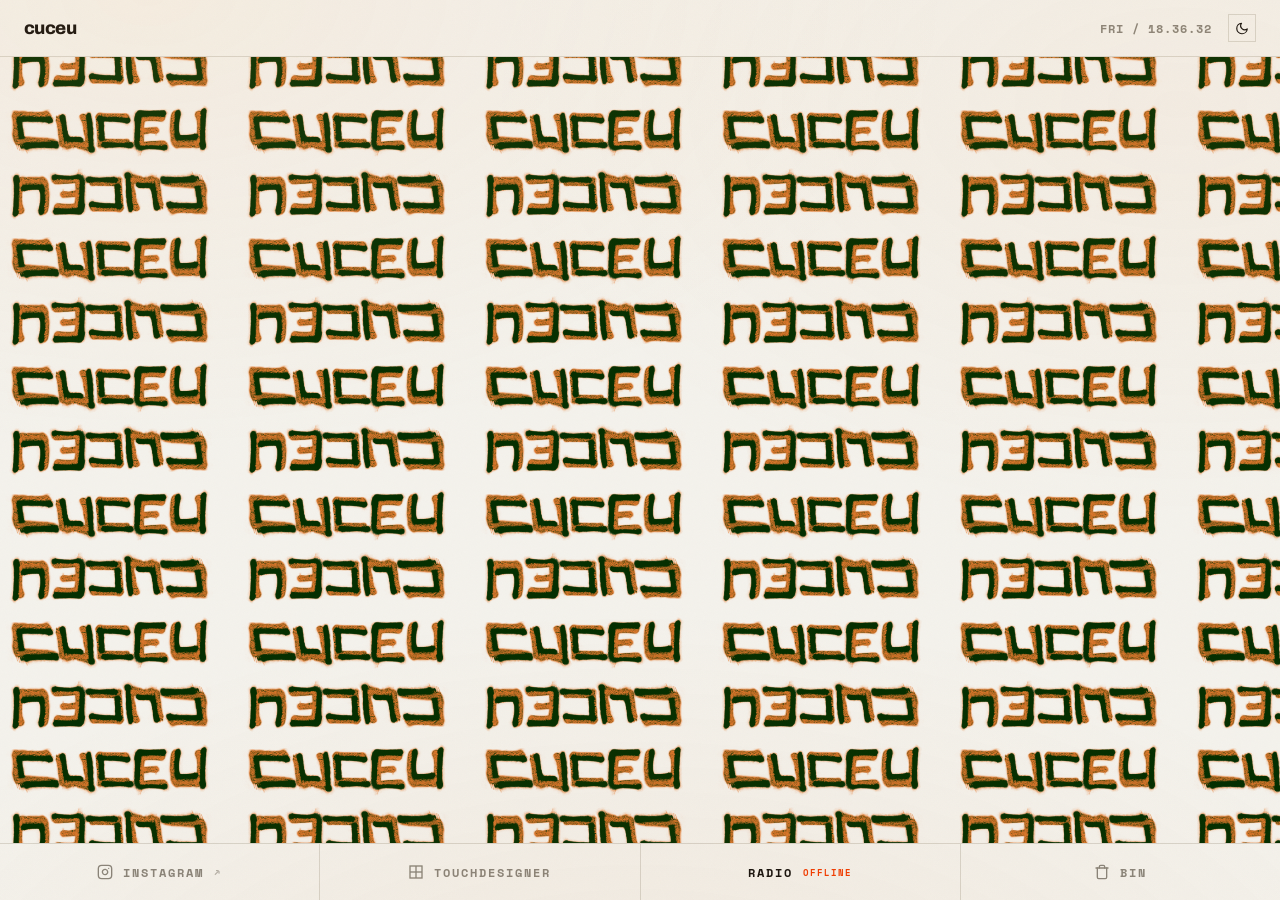
<file: site.html>
<!DOCTYPE html>
<html lang="en">
<head>
    <meta charset="UTF-8">
    <meta name="viewport" content="width=device-width, initial-scale=1.0">
    <title>cuceu</title>
    <meta name="description" content="CUCEU — Music, Visuals, Creative Studio. Live radio, TouchDesigner visuals, and creative experiments.">
    <link rel="icon" href="data:image/svg+xml,<svg xmlns=%22http://www.w3.org/2000/svg%22 viewBox=%220 0 100 100%22><text y=%22.9em%22 font-size=%2285%22 font-weight=%22900%22 font-family=%22Helvetica, Arial, sans-serif%22>C</text></svg>">
    <link rel="preconnect" href="https://fonts.googleapis.com">
    <link rel="preconnect" href="https://fonts.gstatic.com" crossorigin>
    <link href="https://fonts.googleapis.com/css2?family=Inter:wght@400;700;800;900&display=swap" rel="stylesheet">
    <link rel="stylesheet" href="/shared.css">
    <style>
        html, body {
            margin: 0; padding: 0;
            width: 100vw; height: 100vh; height: 100dvh;
            overflow: hidden;
            background: var(--c-bg); /* Fallback while loading */
        }
        #app-frame {
            width: 100%; height: 100%;
            border: none; display: block;
        }

        /* ── PERSISTENT MINI PLAYER ──────────────────────────────── */
        #persistent-player {
            position: fixed;
            bottom: 24px; left: 50%;
            width: calc(100% - 48px); max-width: 320px;
            border-radius: var(--r-pill);
            padding: 12px 20px;
            display: flex; align-items: center; justify-content: space-between;
            z-index: 99999;
            opacity: 0; pointer-events: none;
            transition: opacity 0.5s ease, transform 0.5s var(--ease-spring);
            transform: translate(-50%, 20px);
        }
        #persistent-player.visible {
            opacity: 1; pointer-events: auto; transform: translate(-50%, 0);
        }

        .pp-left {
            display: flex; align-items: center; gap: 12px;
        }
        .pp-play-btn {
            width: 36px; height: 36px;
            display: flex; align-items: center; justify-content: center;
            flex-shrink: 0;
        }
        .pp-play-icon { width: 18px; height: 18px; fill: currentColor; position: relative; z-index: 1; }

        .pp-info {
            display: flex; flex-direction: column;
        }
        .pp-title {
            font-size: 11px; font-weight: var(--fw-black); letter-spacing: 1px;
            color: var(--c-text); text-transform: uppercase;
        }
        .pp-status {
            font-size: 9px; font-weight: var(--fw-bold); letter-spacing: 1.5px;
            color: var(--c-amber); display: flex; align-items: center; gap: 5px;
        }
        .pp-dot {
            width: 6px; height: 6px;
            animation: aero-pulse 1.4s ease-in-out infinite;
        }
        .pp-dot.buffering {
            --dot-c: #ffcc00;
            animation: aero-blink 0.8s infinite alternate;
        }

        .pp-close-btn {
            background: transparent; border: none; color: #888;
            cursor: pointer; padding: 4px; border-radius: 50%;
            display: flex; align-items: center; justify-content: center;
            transition: color 0.2s, background 0.2s;
        }
        .pp-close-btn:hover { color: var(--c-text); background: rgba(0,0,0,0.05); }
        body.dark-mode .pp-close-btn:hover { background: rgba(255,255,255,0.1); }
    </style>
</head>
<body>

    <!-- Main Content loaded via iframe -->
    <iframe id="app-frame" src=""></iframe>

    <!-- Persistent Global Audio Player -->
    <div id="persistent-player" class="aero-panel">
        <div class="pp-left">
            <button class="pp-play-btn aero-gel" id="pp-play-btn" aria-label="Play/Pause">
                <svg class="pp-play-icon play" viewBox="0 0 24 24"><path d="M8 5v14l11-7z"/></svg>
                <svg class="pp-play-icon pause" viewBox="0 0 24 24" style="display:none"><path d="M6 19h4V5H6v14zm8-14v14h4V5h-4z"/></svg>
            </button>
            <div class="pp-info">
                <span class="pp-title">cuceu.fm</span>
                <span class="pp-status"><div class="pp-dot aero-dot" id="pp-dot"></div> <span id="pp-status-text">LIVE</span></span>
            </div>
        </div>
        <button class="pp-close-btn" id="pp-close-btn" aria-label="Hide Player">
            <svg width="16" height="16" viewBox="0 0 24 24" fill="none" stroke="currentColor" stroke-width="2"><line x1="18" y1="6" x2="6" y2="18"></line><line x1="6" y1="6" x2="18" y2="18"></line></svg>
        </button>
    </div>

    <audio id="global-player" preload="none" crossorigin="anonymous"></audio>

    <script src="/shared.js"></script>
    <script>
        // ── INIT THEME ──
        CuceuTheme.apply();

        // ── IFRAME ROUTER ──
        const frame = document.getElementById('app-frame');
        
        // Map a requested path to the page the frame should load. Only same-site
        // paths are allowed, and the root, the maintenance page and this router
        // all mean home (loading the router into its own frame would nest it).
        const toFramePath = (p) => {
            if (!p || !/^\/(?![\/\\])/.test(p)) return '/home.html';
            if (p === '/' || /^\/(index|site)\.html$/.test(p)) return '/home.html';
            return p;
        };

        // Check if we arrived via a redirect like `/?path=/td/`
        const targetPath = new URLSearchParams(window.location.search).get('path');

        if (targetPath) {
            const framePath = toFramePath(targetPath);
            // Strip the query from the URL bar immediately so it looks clean
            window.history.replaceState(null, '', framePath.replace(/\/home\.html$/, '/'));
            frame.src = framePath;
        } else {
            // Normal load: check pathname
            frame.src = toFramePath(window.location.pathname);
        }

        // Sync URL bar when iframe navigates internally
        frame.addEventListener('load', () => {
            try {
                const iframePath = frame.contentWindow.location.pathname;
                // If the iframe is at /home.html, show / in the top URL bar
                const displayPath = iframePath.replace(/\/home\.html$/, '/');
                if (window.location.pathname !== displayPath) {
                    window.history.pushState(null, '', displayPath);
                }
            } catch (e) {
                // Cross-origin issues (should not happen since it's same domain)
                console.warn("Could not sync URL due to cross-origin policies");
            }
        });

        // Handle browser Back/Forward buttons
        window.addEventListener('popstate', () => {
            frame.src = toFramePath(window.location.pathname);
        });


        // ── PERSISTENT PLAYER LOGIC ──
        const STREAM_BASE = "https://stream.cuceu.co.uk";
        const player = document.getElementById('global-player');
        const pp = document.getElementById('persistent-player');
        const playBtn = document.getElementById('pp-play-btn');
        const closeBtn = document.getElementById('pp-close-btn');
        const playIcon = playBtn.querySelector('.play');
        const pauseIcon = playBtn.querySelector('.pause');
        const statusText = document.getElementById('pp-status-text');
        const dot = document.getElementById('pp-dot');
        
        let isPlaying = false;
        let isManuallyClosed = false;

        function updateUI() {
            if (isPlaying) {
                playIcon.style.display = 'none';
                pauseIcon.style.display = 'block';
                pp.classList.add('visible');
            } else {
                playIcon.style.display = 'block';
                pauseIcon.style.display = 'none';
            }
        }

        playBtn.addEventListener('click', () => {
            if (!isPlaying) {
                player.src = `${STREAM_BASE}/stream.mp3?t=${Date.now()}`;
                player.play().catch(e => console.error(e));
                statusText.innerText = 'BUFFERING';
                dot.classList.add('buffering');
                isPlaying = true;
                isManuallyClosed = false;
            } else {
                player.pause();
                player.src = '';
                statusText.innerText = 'LIVE';
                dot.classList.remove('buffering');
                isPlaying = false;
            }
            updateUI();
        });

        player.onplaying = () => {
            if (isPlaying) {
                statusText.innerText = 'ON AIR';
                dot.classList.remove('buffering');
            }
        };

        closeBtn.addEventListener('click', () => {
            pp.classList.remove('visible');
            isManuallyClosed = true;
        });

        // --- WEB AUDIO API (Hosted in Parent) ---
        let audioCtx, analyser, audioSource;

        function initWebAudio() {
            if (audioCtx) return;
            const AC = window.AudioContext || window.webkitAudioContext;
            audioCtx = new AC();
            analyser = audioCtx.createAnalyser();
            analyser.fftSize = 1024;
            analyser.smoothingTimeConstant = 0.8;
            
            // Allow CORS audio processing
            player.crossOrigin = "anonymous";
            
            audioSource = audioCtx.createMediaElementSource(player);
            audioSource.connect(analyser);
            analyser.connect(audioCtx.destination);
        }

        // --- GLOBAL API FOR IFRAME PAGES ---
        // Expose a global object so `fm/index.html` can control this player
        window.CuceuGlobalPlayer = {
            play: () => {
                if (!isPlaying) playBtn.click();
            },
            pause: () => {
                if (isPlaying) playBtn.click();
            },
            isPlaying: () => isPlaying,
            getAudioElement: () => player,
            showMiniPlayer: () => {
                if (isPlaying && !isManuallyClosed) {
                    pp.classList.add('visible');
                }
            },
            hideMiniPlayer: () => {
                pp.classList.remove('visible');
            },
            resumeAudioContext: () => {
                initWebAudio();
                if (audioCtx && audioCtx.state === 'suspended') {
                    audioCtx.resume();
                }
            },
            getFrequencyData: (array) => {
                initWebAudio();
                if (analyser) {
                    analyser.getByteFrequencyData(array);
                }
            },
            getSampleRate: () => {
                initWebAudio();
                return audioCtx ? audioCtx.sampleRate : 44100;
            },
            getFrequencyBinCount: () => {
                initWebAudio();
                return analyser ? analyser.frequencyBinCount : 512;
            }
        };
    </script>
</body>
</html>
</file>
<file: shared.css>
/* ═══════════════════════════════════════════════════════════════
   CUCEU — Shared Design System · Frutiger Aero edition
   Single source of truth for brand tokens, components & utilities.
   ═══════════════════════════════════════════════════════════════ */

/* ── DESIGN TOKENS ─────────────────────────────────────────── */
:root {
    /* Brand ramp */
    --c-amber: #d07329;
    --c-amber-bright: #f0913c;
    --c-amber-hot: #ffb066;
    --c-amber-deep: #8f4a14;
    --c-amber-soft: rgba(208, 115, 41, 0.08);
    --c-amber-glow: rgba(240, 145, 60, 0.55);
    --c-amber-15: rgba(208, 115, 41, 0.15);
    --c-amber-20: rgba(208, 115, 41, 0.2);

    /* Surfaces — warm pearl Aero */
    --c-bg: #f6f1e8;
    --c-bg-deep: #ece4d6;
    --c-text: #221c14;
    --c-text-muted: #8a7f70;
    --c-text-inverse: #f6f1e8;

    /* Glass surfaces */
    --c-glass: rgba(255, 252, 246, 0.55);
    --c-glass-strong: rgba(255, 252, 246, 0.80);
    --c-glass-border: rgba(255, 255, 255, 0.65);
    --c-glass-edge: rgba(120, 90, 60, 0.16);
    --blur-glass: 28px;

    /* Aero gradients */
    --g-aurora:
        radial-gradient(75% 60% at 18% 8%, rgba(255, 176, 102, 0.09), transparent 70%),
        radial-gradient(65% 55% at 85% 18%, rgba(240, 145, 60, 0.06), transparent 70%),
        radial-gradient(80% 65% at 50% 110%, rgba(208, 115, 41, 0.08), transparent 70%);
    --g-gel: linear-gradient(180deg, var(--c-amber-bright) 0%, var(--c-amber) 45%,
                             var(--c-amber-deep) 50%, var(--c-amber) 100%);
    --g-spec: linear-gradient(180deg, rgba(255, 255, 255, 0.55) 0%,
                              rgba(255, 255, 255, 0.12) 46%, rgba(255, 255, 255, 0) 52%);
    --g-shine: linear-gradient(105deg, transparent 35%, rgba(255, 255, 255, 0.35) 50%, transparent 65%);

    /* Shadows */
    --sh-float: 0 18px 50px rgba(140, 90, 40, 0.18), 0 4px 14px rgba(0, 0, 0, 0.06);
    --sh-glow: 0 0 24px var(--c-amber-glow);
    --sh-gloss: inset 0 1px 0 rgba(255, 255, 255, 0.8), inset 0 -1px 0 rgba(0, 0, 0, 0.06);

    /* Typography */
    --font-primary: 'Inter', -apple-system, BlinkMacSystemFont, 'Helvetica Neue', Arial, sans-serif;
    --fw-regular: 400;
    --fw-bold: 700;
    --fw-heavy: 800;
    --fw-black: 900;
    --ls-tight: -2px;
    --ls-normal: 0.8px;
    --ls-wide: 1.5px;
    --ls-ultra: 2px;
    --ls-mega: 3px;

    /* Spacing */
    --sp-2: 2px;
    --sp-4: 4px;
    --sp-8: 8px;
    --sp-12: 12px;
    --sp-16: 16px;
    --sp-24: 24px;
    --sp-32: 32px;

    /* Radii */
    --r-sm: 8px;
    --r-md: 12px;
    --r-lg: 16px;
    --r-xl: 24px;
    --r-pill: 9999px;

    /* Timing */
    --ease-spring: cubic-bezier(0.34, 1.56, 0.64, 1);
    --ease-smooth: cubic-bezier(0.25, 1, 0.5, 1);
    --ease-snappy: cubic-bezier(0.5, 0, 0.1, 1);
    --dur-fast: 0.3s;
    --dur-medium: 0.55s;
    --dur-slow: 0.8s;
    --dur-glacial: 1.2s;
}

/* ── DARK MODE TOKEN OVERRIDES ─────────────────────────────── */
body.dark-mode {
    /* Strict black. --c-bg-deep is for gradient stops only, never page bg. */
    --c-bg: #000;
    --c-bg-deep: #0a0703;
    --c-text: #f4ede3;
    --c-text-muted: #9a8d7c;
    --c-text-inverse: #16100a;
    --c-glass: rgba(18, 12, 6, 0.55);
    --c-glass-strong: rgba(20, 13, 7, 0.84);
    --c-glass-border: rgba(255, 176, 102, 0.22);
    --c-glass-edge: rgba(255, 176, 102, 0.10);
    --g-aurora:
        radial-gradient(70% 55% at 15% 10%, rgba(208, 115, 41, 0.07), transparent 70%),
        radial-gradient(60% 50% at 85% 20%, rgba(240, 145, 60, 0.05), transparent 70%),
        radial-gradient(85% 65% at 50% 115%, rgba(143, 74, 20, 0.10), transparent 70%);
    --g-spec: linear-gradient(180deg, rgba(255, 255, 255, 0.16) 0%,
                              rgba(255, 255, 255, 0.04) 46%, rgba(255, 255, 255, 0) 52%);
    --sh-float: 0 18px 50px rgba(0, 0, 0, 0.55), 0 0 30px rgba(208, 115, 41, 0.10);
    --sh-gloss: inset 0 1px 0 rgba(255, 255, 255, 0.12), inset 0 -1px 0 rgba(0, 0, 0, 0.4);
}

/* ── RESET & BASE ──────────────────────────────────────────── */
*, *::before, *::after { box-sizing: border-box; }

html, body {
    margin: 0;
    padding: 0;
    font-family: var(--font-primary);
    background: var(--c-bg);
    color: var(--c-text);
    transition: background var(--dur-slow) ease, color var(--dur-slow) ease;
}

/* ── AURORA WASH LAYER ─────────────────────────────────────── */
body::before {
    content: '';
    position: fixed;
    inset: -10%;
    z-index: 0;
    pointer-events: none;
    background: var(--g-aurora);
    animation: aero-drift 40s ease-in-out infinite alternate;
}

/* ── NOISE / GRAIN TEXTURE OVERLAY ─────────────────────────── */
body::after {
    content: '';
    position: fixed;
    inset: 0;
    z-index: 99999;
    pointer-events: none;
    opacity: 0.028;
    mix-blend-mode: multiply;
    background-image: url("data:image/svg+xml,%3Csvg viewBox='0 0 256 256' xmlns='http://www.w3.org/2000/svg'%3E%3Cfilter id='noise'%3E%3CfeTurbulence type='fractalNoise' baseFrequency='0.9' numOctaves='4' stitchTiles='stitch'/%3E%3C/filter%3E%3Crect width='100%25' height='100%25' filter='url(%23noise)'/%3E%3C/svg%3E");
    background-repeat: repeat;
    background-size: 180px 180px;
}
body.dark-mode::after {
    mix-blend-mode: screen;
    opacity: 0.04;
}

/* ── AERO GLASS PANEL ──────────────────────────────────────── */
/* Glass card with the classic Vista top-half specular sheen.   */
.aero-panel {
    position: relative;
    background: var(--c-glass);
    backdrop-filter: blur(var(--blur-glass)) saturate(160%);
    -webkit-backdrop-filter: blur(var(--blur-glass)) saturate(160%);
    border: 1px solid var(--c-glass-border);
    outline: 1px solid var(--c-glass-edge);
    box-shadow: var(--sh-float), var(--sh-gloss);
    border-radius: var(--r-lg);
}
.aero-panel::before {
    content: '';
    position: absolute;
    inset: 0 0 50% 0;
    background: var(--g-spec);
    border-radius: inherit;
    border-bottom-left-radius: 0;
    border-bottom-right-radius: 0;
    pointer-events: none;
}

/* ── AERO GEL BUTTON ───────────────────────────────────────── */
.aero-gel {
    position: relative;
    background: var(--g-gel);
    color: #fff;
    border: 1px solid var(--c-amber-deep);
    border-radius: var(--r-pill);
    box-shadow: var(--sh-gloss), 0 2px 10px rgba(143, 74, 20, 0.35);
    cursor: pointer;
    transition: box-shadow var(--dur-fast), transform var(--dur-fast) var(--ease-spring),
                filter var(--dur-fast);
    overflow: hidden;
}
.aero-gel::before {
    content: '';
    position: absolute;
    inset: 1px 1px 55% 1px;
    background: linear-gradient(180deg, rgba(255, 255, 255, 0.6), rgba(255, 255, 255, 0.08));
    border-radius: inherit;
    border-bottom-left-radius: 40%;
    border-bottom-right-radius: 40%;
    pointer-events: none;
}
.aero-gel:hover {
    box-shadow: var(--sh-gloss), var(--sh-glow);
    filter: brightness(1.08);
    transform: scale(1.05);
}
.aero-gel:active { transform: scale(0.95); }

/* ── AERO STATUS ORB ───────────────────────────────────────── */
/* Color via --dot-c, e.g. style="--dot-c:#4ade80"              */
.aero-dot {
    --dot-c: var(--c-amber-bright);
    position: relative;
    width: 10px;
    height: 10px;
    border-radius: 50%;
    background: radial-gradient(circle at 35% 30%, rgba(255, 255, 255, 0.9), var(--dot-c) 45%,
                color-mix(in srgb, var(--dot-c) 60%, #000) 100%);
    box-shadow: 0 0 8px var(--dot-c), inset 0 -1px 2px rgba(0, 0, 0, 0.3);
    flex-shrink: 0;
}

/* ── AERO RANGE SLIDER ─────────────────────────────────────── */
.aero-slider {
    -webkit-appearance: none;
    appearance: none;
    height: 6px;
    border-radius: var(--r-pill);
    background: linear-gradient(180deg, rgba(0, 0, 0, 0.18), rgba(0, 0, 0, 0.06));
    box-shadow: inset 0 1px 2px rgba(0, 0, 0, 0.25), inset 0 -1px 0 rgba(255, 255, 255, 0.4);
    outline: none;
    cursor: pointer;
}
body.dark-mode .aero-slider {
    background: linear-gradient(180deg, rgba(255, 255, 255, 0.06), rgba(255, 255, 255, 0.14));
    box-shadow: inset 0 1px 3px rgba(0, 0, 0, 0.7), inset 0 -1px 0 rgba(255, 255, 255, 0.08);
}
.aero-slider::-webkit-slider-thumb {
    -webkit-appearance: none;
    appearance: none;
    width: 16px;
    height: 16px;
    border-radius: 50%;
    background: radial-gradient(circle at 35% 28%, rgba(255, 255, 255, 0.95), var(--c-amber-bright) 40%, var(--c-amber-deep));
    border: 1px solid var(--c-amber-deep);
    box-shadow: 0 1px 4px rgba(0, 0, 0, 0.35), 0 0 8px var(--c-amber-glow);
    cursor: grab;
    transition: transform var(--dur-fast) var(--ease-spring);
}
.aero-slider::-webkit-slider-thumb:hover { transform: scale(1.2); }
.aero-slider::-moz-range-thumb {
    width: 16px;
    height: 16px;
    border-radius: 50%;
    background: radial-gradient(circle at 35% 28%, rgba(255, 255, 255, 0.95), var(--c-amber-bright) 40%, var(--c-amber-deep));
    border: 1px solid var(--c-amber-deep);
    box-shadow: 0 1px 4px rgba(0, 0, 0, 0.35), 0 0 8px var(--c-amber-glow);
    cursor: grab;
}

/* ── SHARED NAVIGATION BAR ─────────────────────────────────── */
.cuceu-nav {
    position: absolute;
    top: 0;
    left: 0;
    right: 0;
    display: flex;
    align-items: center;
    justify-content: space-between;
    padding: var(--sp-12) var(--sp-24);
    z-index: 100;
}

.cuceu-nav .nav-left,
.cuceu-nav .nav-right {
    display: flex;
    align-items: center;
    gap: var(--sp-12);
}

/* ── BACK / PILL BUTTON ────────────────────────────────────── */
.aero-pill,
.back-pill {
    position: relative;
    color: var(--c-text);
    text-decoration: none;
    font-weight: var(--fw-black);
    text-transform: uppercase;
    font-size: 12px;
    letter-spacing: var(--ls-wide);
    border: 1px solid var(--c-glass-border);
    outline: 1px solid var(--c-glass-edge);
    padding: var(--sp-8) var(--sp-16);
    border-radius: var(--r-pill);
    background: var(--c-glass);
    backdrop-filter: blur(12px) saturate(160%);
    -webkit-backdrop-filter: blur(12px) saturate(160%);
    box-shadow: var(--sh-gloss);
    transition: background var(--dur-fast) var(--ease-spring),
                color var(--dur-fast),
                border-color var(--dur-fast),
                box-shadow var(--dur-fast),
                transform var(--dur-fast) var(--ease-spring);
    white-space: nowrap;
    overflow: hidden;
}
.aero-pill::before,
.back-pill::before {
    content: '';
    position: absolute;
    inset: 0 0 50% 0;
    background: var(--g-spec);
    border-radius: inherit;
    pointer-events: none;
}
.aero-pill:hover,
.back-pill:hover {
    background: var(--g-gel);
    color: #fff;
    border-color: var(--c-amber-deep);
    box-shadow: var(--sh-gloss), var(--sh-glow);
    transform: scale(1.04);
}
.aero-pill:active,
.back-pill:active { transform: scale(0.96); }

/* ── CLOCK DISPLAY ─────────────────────────────────────────── */
.cuceu-clock {
    font-size: clamp(11px, 1.3vw, 14px);
    font-weight: var(--fw-black);
    letter-spacing: var(--ls-wide);
    text-transform: uppercase;
    color: var(--c-text);
    text-shadow: 0 0 8px rgba(255, 252, 246, 0.9),
                 0 0 14px var(--c-amber-soft);
    transition: color var(--dur-slow) ease,
                text-shadow var(--dur-slow) ease;
}
body.dark-mode .cuceu-clock {
    text-shadow: 0 0 8px rgba(0, 0, 0, 0.5),
                 0 0 14px var(--c-amber-soft);
}

/* ── THEME TOGGLE BUTTON (Sun / Moon) ──────────────────────── */
.theme-toggle {
    background: none;
    border: none;
    cursor: pointer;
    padding: var(--sp-4);
    color: var(--c-text);
    display: flex;
    align-items: center;
    justify-content: center;
    transition: color var(--dur-fast),
                transform var(--dur-fast) var(--ease-spring);
    opacity: 0.6;
}
.theme-toggle:hover {
    color: var(--c-amber);
    transform: scale(1.15);
    opacity: 1;
}
.theme-toggle:active { transform: scale(0.9); }

.theme-toggle .icon-sun,
.theme-toggle .icon-moon {
    width: 18px;
    height: 18px;
}
.theme-toggle .icon-moon { display: none; }
body.dark-mode .theme-toggle .icon-sun { display: none; }
body.dark-mode .theme-toggle .icon-moon { display: block; }

/* ── UNIFIED ANIMATION SYSTEM ──────────────────────────────── */
@keyframes aero-rise-in {
    0%   { opacity: 0; transform: translateY(16px); filter: blur(8px); }
    100% { opacity: 1; transform: translateY(0);    filter: blur(0); }
}
@keyframes aero-rise-out {
    0%   { opacity: 1; transform: translateY(0);    filter: blur(0); }
    100% { opacity: 0; transform: translateY(16px); filter: blur(8px); }
}
@keyframes aero-drop-in {
    0%   { opacity: 0; transform: translateY(-12px); }
    100% { opacity: 1; transform: translateY(0); }
}
@keyframes aero-drop-out {
    0%   { opacity: 1; transform: translateY(0); }
    100% { opacity: 0; transform: translateY(-12px); }
}
@keyframes aero-pop-in {
    0%   { opacity: 0; transform: scale(0.96); }
    100% { opacity: 1; transform: scale(1); }
}
@keyframes aero-pop-out {
    0%   { opacity: 1; transform: scale(1); }
    100% { opacity: 0; transform: scale(0.96); }
}
@keyframes aero-slideup-in {
    0%   { opacity: 0; transform: translateY(28px); }
    100% { opacity: 1; transform: translateY(0); }
}
@keyframes aero-slideup-out {
    0%   { opacity: 1; transform: translateY(0); }
    100% { opacity: 0; transform: translateY(28px); }
}
@keyframes aero-pulse {
    0%, 100% { transform: scale(0.85); opacity: 0.7; }
    50%      { transform: scale(1.25); opacity: 1; }
}
@keyframes aero-blink {
    0%   { opacity: 0.35; transform: scale(0.85); }
    100% { opacity: 1; transform: scale(1.15); }
}
@keyframes aero-shine {
    0%   { background-position: -200% 0; }
    100% { background-position: 300% 0; }
}
@keyframes aero-drift {
    0%   { transform: translate(0, 0) scale(1); }
    50%  { transform: translate(-2%, 1.5%) scale(1.06); }
    100% { transform: translate(2%, -1.5%) scale(1.02); }
}

/* Entry utility classes — stagger via inline style="--d:.2s"   */
.a-rise    { animation: aero-rise-in    var(--dur-medium) var(--ease-smooth) both; animation-delay: var(--d, 0s); }
.a-drop    { animation: aero-drop-in    var(--dur-medium) var(--ease-smooth) both; animation-delay: var(--d, 0s); }
.a-pop     { animation: aero-pop-in     var(--dur-medium) var(--ease-spring) both; animation-delay: var(--d, 0s); }
.a-slideup { animation: aero-slideup-in var(--dur-medium) var(--ease-smooth) both; animation-delay: var(--d, 0s); }

/* Exit state — applied automatically by CuceuTransitions       */
body.is-exiting .a-rise    { animation: aero-rise-out    var(--dur-fast) var(--ease-smooth) forwards; }
body.is-exiting .a-drop    { animation: aero-drop-out    var(--dur-fast) var(--ease-smooth) forwards; }
body.is-exiting .a-pop     { animation: aero-pop-out     var(--dur-fast) var(--ease-smooth) forwards; }
body.is-exiting .a-slideup { animation: aero-slideup-out var(--dur-fast) var(--ease-smooth) forwards; }
body.is-exiting .cuceu-nav { animation: aero-drop-out    var(--dur-fast) var(--ease-smooth) forwards; }

/* Legacy aliases (kept so unmigrated markup doesn't break)     */
@keyframes fadeBlurIn {
    0%   { opacity: 0; transform: translateY(12px); filter: blur(6px); }
    100% { opacity: 1; transform: translateY(0);    filter: blur(0px); }
}
@keyframes fadeBlurOut {
    0%   { opacity: 1; transform: translateY(0);    filter: blur(0px); }
    100% { opacity: 0; transform: translateY(12px); filter: blur(6px); }
}

/* ── GENIE EFFECT (td + bin windows) ───────────────────────── */
.genie-container {
    transition: transform var(--dur-slow) var(--ease-spring),
                opacity var(--dur-slow) var(--ease-smooth),
                filter var(--dur-slow) var(--ease-smooth);
    transform-origin: bottom right;
}
.genie-container.genie-state {
    transform: scale(0.05) translate(40%, 40%);
    opacity: 0;
    filter: blur(10px);
}

/* ── REDUCED MOTION ────────────────────────────────────────── */
@media (prefers-reduced-motion: reduce) {
    body::before { animation: none; }
    .a-rise, .a-drop, .a-pop, .a-slideup,
    body.is-exiting .a-rise, body.is-exiting .a-drop,
    body.is-exiting .a-pop, body.is-exiting .a-slideup {
        animation-duration: 0.01s;
    }
}

/* ── MOBILE DEFAULTS ───────────────────────────────────────── */
@media (max-width: 600px) {
    .cuceu-nav { padding: 10px 16px; }
    .aero-pill, .back-pill { padding: 6px 12px; font-size: 10px; }
    .cuceu-clock { font-size: 11px; }
    .mobile-hide { display: none !important; }
}
</file>
